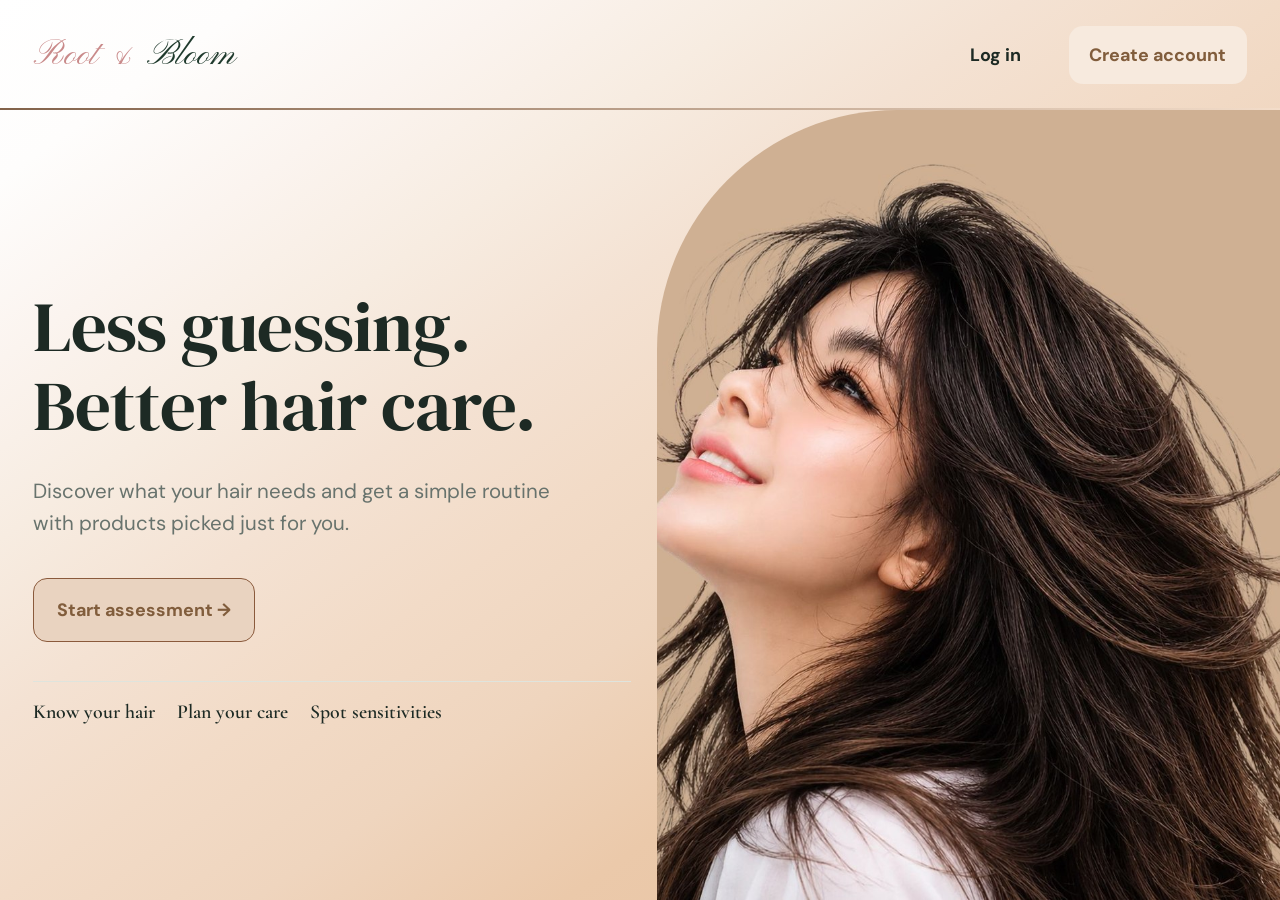
<file: index.html>
<!DOCTYPE html>
<html lang="en">
<head>
  <meta charset="UTF-8">
  <meta name="viewport" content="width=device-width, initial-scale=1">
  <title>Root & Bloom | Better hair care</title>

  <link href="https://fonts.googleapis.com/css2?family=Cormorant+Garamond:wght@600&family=DM+Sans:wght@400;500;600;700&family=DM+Serif+Display&family=Pinyon+Script&display=swap" rel="stylesheet">
  <link href="css/style.css" rel="stylesheet">
</head>
<body class="lp">

  <header class="lp-nav">
    <a href="index.html" class="logo">Root &amp; <span>Bloom</span></a>
    <div class="lp-right">
      <a href="login.html" class="lp-login">Log in</a>
      <a href="signup.html" class="lp-create">Create account</a>
    </div>
  </header>

  <section class="lp-hero">
    <div class="lp-text">
      <h1>Less guessing.<br>Better hair care.</h1>
      <p>Discover what your hair needs and get a simple routine<br>with products picked just for you.</p>
      <a href="signup.html" class="lp-start">Start assessment &rarr;</a>
      <div class="lp-points">
        <span>Know your hair</span>
        <span>Plan your care</span>
        <span>Spot sensitivities</span>
      </div>
    </div>
    <div class="lp-img" style="background-image: url('images/landing-hero.jpg');"></div>
  </section>

</body>
</html>
</file>
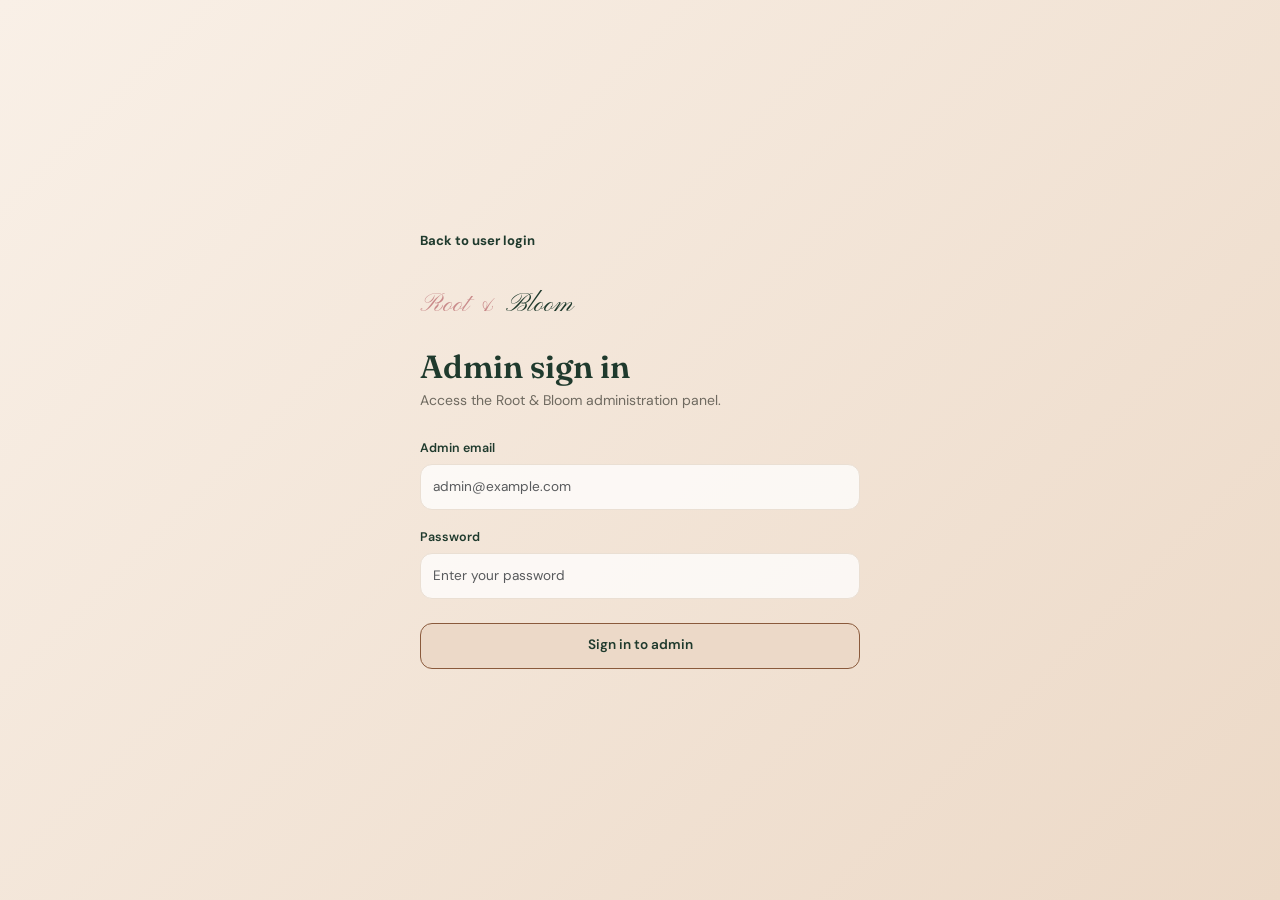
<file: admin-login.html>
<!DOCTYPE html>
<html lang="en">
<head>
  <meta charset="UTF-8">
  <meta name="viewport" content="width=device-width, initial-scale=1">
  <title>Admin sign in | Root & Bloom</title>

  <link href="https://cdn.jsdelivr.net/npm/bootstrap@5.3.3/dist/css/bootstrap.min.css" rel="stylesheet">
  <link href="https://fonts.googleapis.com/css2?family=DM+Sans:wght@400;500;600;700&family=Fraunces:wght@600&family=Pinyon+Script&display=swap" rel="stylesheet">
  <link href="css/style.css" rel="stylesheet">
</head>
<body>
  <div class="admin-auth">
    <div class="admin-box auth-form">
      <a href="login.html" class="admin-back">Back to user login</a>

      <a href="index.html" class="logo">Root &amp; <span>Bloom</span></a>
      <h1>Admin sign in</h1>
      <p class="sub">Access the Root &amp; Bloom administration panel.</p>

      <form>
        <div class="mb-3">
          <label>Admin email</label>
          <input type="email" class="form-control" placeholder="admin@example.com">
        </div>
        <div class="mb-4">
          <label>Password</label>
          <input type="password" class="form-control" placeholder="Enter your password">
        </div>
        <button type="button" class="btn-brand" onclick="window.location.href='admin.html'">Sign in to admin</button>
      </form>
    </div>
  </div>
</body>
</html>
</file>
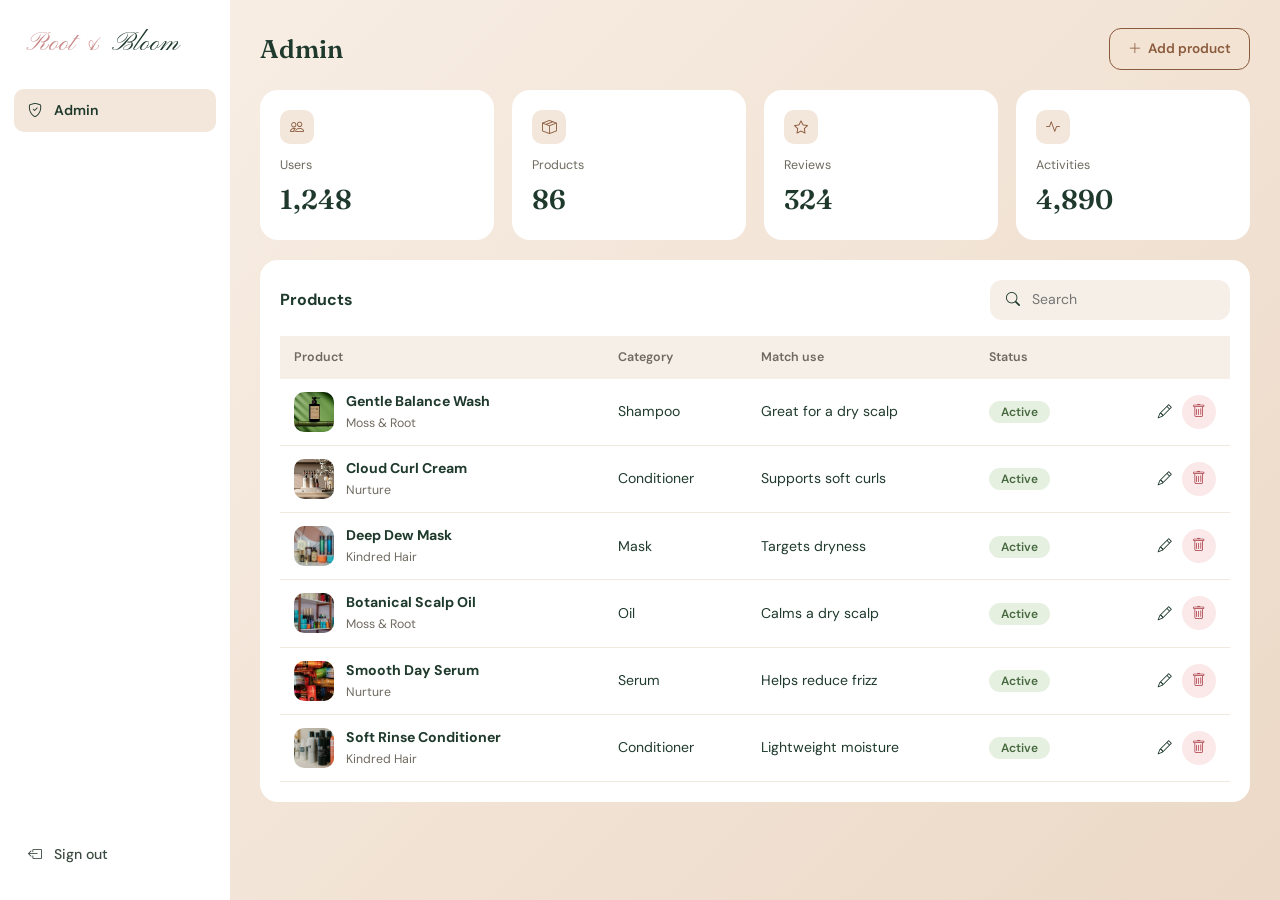
<file: admin.html>
<!DOCTYPE html>
<html lang="en">
<head>
  <meta charset="UTF-8">
  <meta name="viewport" content="width=device-width, initial-scale=1">
  <title>Admin | Root & Bloom</title>

  <link href="https://cdn.jsdelivr.net/npm/bootstrap@5.3.3/dist/css/bootstrap.min.css" rel="stylesheet">
  <link href="https://cdn.jsdelivr.net/npm/bootstrap-icons@1.11.3/font/bootstrap-icons.min.css" rel="stylesheet">
  <link href="https://fonts.googleapis.com/css2?family=DM+Sans:wght@400;500;600;700&family=Fraunces:wght@600&family=Pinyon+Script&display=swap" rel="stylesheet">
  <link href="css/style.css" rel="stylesheet">
</head>
<body>
  <div class="app">

    <aside class="sidebar">
      <a href="admin.html" class="logo">Root &amp; <span>Bloom</span></a>
      <nav class="side-nav">
        <a href="admin.html" class="active"><i class="bi bi-shield-check"></i> Admin</a>
      </nav>
      <a href="admin-login.html" class="signout"><i class="bi bi-box-arrow-left"></i> Sign out</a>
    </aside>

    <main class="main">
      <div class="page-head">
        <h1>Admin</h1>
        <button class="btn-outline-brand" id="addBtn"><i class="bi bi-plus-lg"></i> Add product</button>
      </div>

      <div class="admin-stats">
        <div class="a-stat"><div class="ico"><i class="bi bi-people"></i></div><small>Users</small><div class="num">1,248</div></div>
        <div class="a-stat"><div class="ico"><i class="bi bi-box-seam"></i></div><small>Products</small><div class="num" id="statProducts">86</div></div>
        <div class="a-stat"><div class="ico"><i class="bi bi-star"></i></div><small>Reviews</small><div class="num">324</div></div>
        <div class="a-stat"><div class="ico"><i class="bi bi-activity"></i></div><small>Activities</small><div class="num">4,890</div></div>
      </div>

      <div class="card-white">
        <div class="a-head">
          <h3>Products</h3>
          <div class="search-box">
            <i class="bi bi-search"></i>
            <input type="text" id="adminSearch" placeholder="Search">
          </div>
        </div>
        <div class="a-table-wrap">
          <table class="a-table">
            <thead>
              <tr><th>Product</th><th>Category</th><th>Match use</th><th>Status</th><th></th></tr>
            </thead>
            <tbody id="rows"></tbody>
          </table>
        </div>
      </div>
    </main>
  </div>


  <div class="modal-back" id="prodModal">
    <div class="modal-box">
      <div class="modal-top">
        <h3 id="modalTitle">Add product</h3>
        <button type="button" id="closeProd">&times;</button>
      </div>
      <form id="prodForm">
        <div class="fld-row">
          <div class="fld"><label>Product name</label><input type="text" id="aName" placeholder="Product name"></div>
          <div class="fld"><label>Brand</label><input type="text" id="aBrand" placeholder="Brand name"></div>
        </div>
        <div class="fld-row">
          <div class="fld">
            <label>Category</label>
            <select id="aCategory">
              <option>Shampoo</option><option>Conditioner</option><option>Mask</option>
              <option>Oil</option><option>Serum</option>
            </select>
          </div>
          <div class="fld"><label>Price</label><input type="number" id="aPrice" value="24" min="0"></div>
        </div>
        <div class="fld">
          <label>Recommendation reason</label>
          <input type="text" id="aReason" placeholder="Why this product is recommended">
        </div>
        <div class="upload-row">
          <div class="upload-box" id="preview"><i class="bi bi-box-seam"></i></div>
          <div class="fld">
            <label>Product image</label>
            <input type="file" id="aFile" accept="image/png, image/jpeg, image/webp">
            <small>PNG, JPG, or WebP. Maximum 5 MB.</small>
          </div>
        </div>
        <div class="modal-actions">
          <button type="button" class="cancel" id="cancelProd">Cancel</button>
          <button type="submit" class="btn-outline-brand" id="saveBtn">Add product</button>
        </div>
      </form>
    </div>
  </div>

  <div class="modal-back" id="delModal">
    <div class="modal-box">
      <div class="modal-top">
        <h3>Delete product?</h3>
        <button type="button" id="closeDel">&times;</button>
      </div>
      <div class="danger-box">
        <i class="bi bi-exclamation-triangle"></i>
        <div>
          <b>This action cannot be undone.</b>
          <p><span id="delName"></span> will be removed from the product list.</p>
        </div>
      </div>
      <div class="modal-actions">
        <button type="button" class="cancel" id="cancelDel">Cancel</button>
        <button type="button" class="btn-danger-soft" id="delConfirm"><i class="bi bi-trash"></i> Delete product</button>
      </div>
    </div>
  </div>

  <script src="js/admin.js"></script>
</body>
</html>
</file>
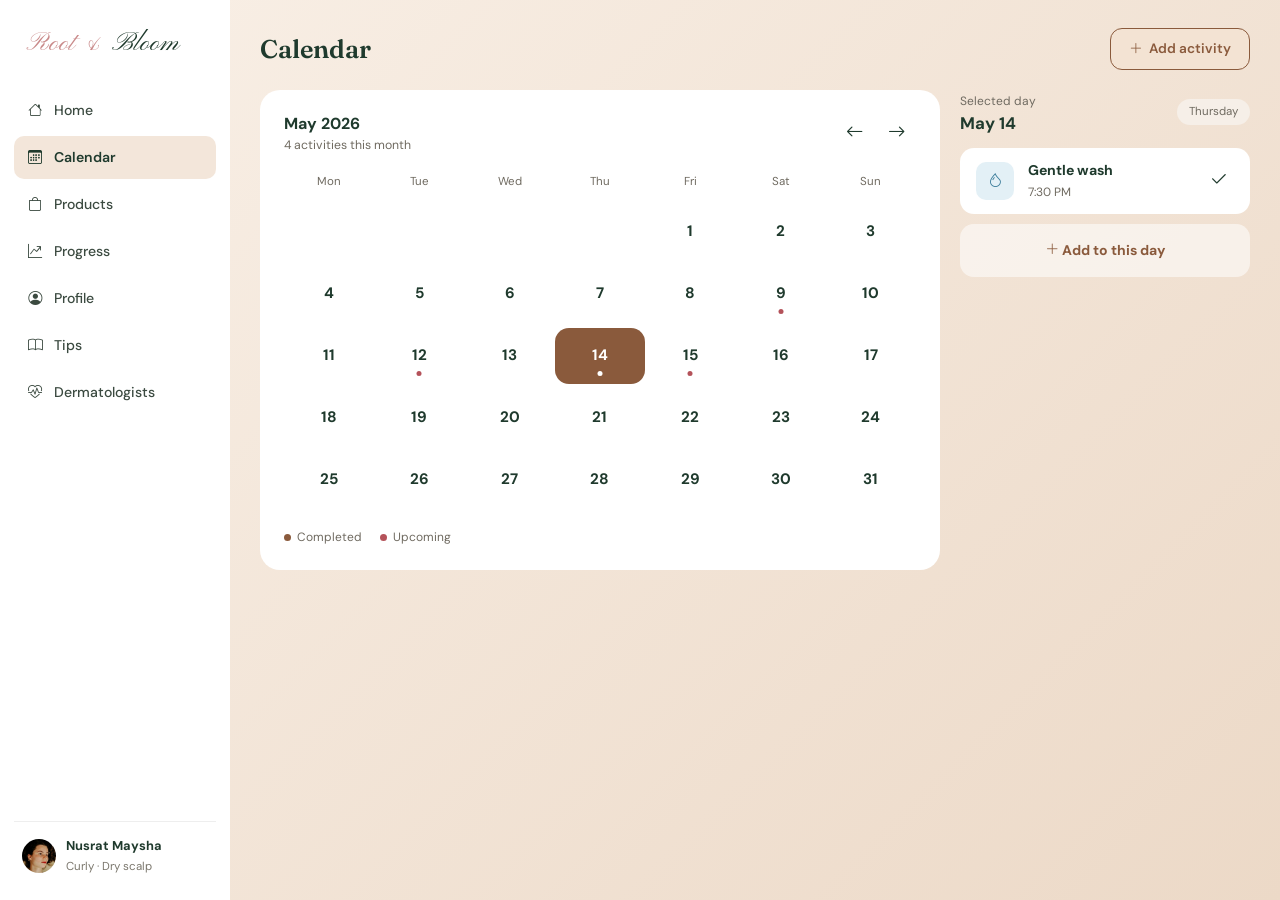
<file: calendar.html>
<!DOCTYPE html>
<html lang="en">
<head>
  <meta charset="UTF-8">
  <meta name="viewport" content="width=device-width, initial-scale=1">
  <title>Calendar | Root & Bloom</title>

  <link href="https://cdn.jsdelivr.net/npm/bootstrap@5.3.3/dist/css/bootstrap.min.css" rel="stylesheet">
  <link href="https://cdn.jsdelivr.net/npm/bootstrap-icons@1.11.3/font/bootstrap-icons.min.css" rel="stylesheet">
  <link href="https://fonts.googleapis.com/css2?family=DM+Sans:wght@400;500;600;700&family=Fraunces:wght@600&family=Pinyon+Script&display=swap" rel="stylesheet">
  <link href="css/style.css" rel="stylesheet">
</head>
<body>
  <div class="app">

    <aside class="sidebar">
      <a href="dashboard.html" class="logo">Root &amp; <span>Bloom</span></a>
      <nav class="side-nav">
        <a href="dashboard.html"><i class="bi bi-house"></i> Home</a>
        <a href="calendar.html" class="active"><i class="bi bi-calendar3"></i> Calendar</a>
        <a href="products.html"><i class="bi bi-bag"></i> Products</a>
        <a href="progress.html"><i class="bi bi-graph-up-arrow"></i> Progress</a>
        <a href="profile.html"><i class="bi bi-person-circle"></i> Profile</a>
        <a href="tips.html"><i class="bi bi-book"></i> Tips</a>
        <a href="dermatologists.html"><i class="bi bi-heart-pulse"></i> Dermatologists</a>
      </nav>
      <div class="side-user">
        <img src="images/avatar.jpg" alt="User">
        <div><b>Nusrat Maysha</b><small>Curly &middot; Dry scalp</small></div>
      </div>
    </aside>

    <main class="main">
      <div class="page-head">
        <h1>Calendar</h1>
        <button class="btn-outline-brand" id="openModalTop"><i class="bi bi-plus-lg"></i> Add activity</button>
      </div>

      <div class="cal-layout">

        <div class="cal-card">
          <div class="cal-head">
            <div>
              <h3 id="calTitle">May 2026</h3>
              <small id="calCount">4 activities this month</small>
            </div>
            <div class="cal-arrows">
              <button id="prevBtn"><i class="bi bi-arrow-left"></i></button>
              <button id="nextBtn"><i class="bi bi-arrow-right"></i></button>
            </div>
          </div>
          <div class="cal-grid" id="calGrid"></div>
          <div class="cal-legend"><span>Completed</span><span class="up">Upcoming</span></div>
        </div>

        <div>
          <div class="day-head">
            <div>
              <small>Selected day</small>
              <h3 id="dayDate">May 14</h3>
            </div>
            <span class="day-pill" id="dayName">Thursday</span>
          </div>
          <div id="dayList"></div>
          <button class="add-day" id="openModalDay"><i class="bi bi-plus-lg"></i> Add to this day</button>
        </div>

      </div>
    </main>
  </div>

  <!-- Add activity popup -->
  <div class="modal-back" id="modal">
    <div class="modal-box">
      <div class="modal-top">
        <h3>Add activity</h3>
        <button type="button" id="closeX">&times;</button>
      </div>
      <form id="addForm">
        <div class="fld">
          <label>Activity</label>
          <select id="fActivity">
            <option>Hair mask</option>
            <option>Hair wash</option>
            <option>Conditioning</option>
            <option>Scalp oil</option>
            <option>Scalp massage</option>
          </select>
        </div>
        <div class="fld-row">
          <div class="fld"><label>Date</label><input type="date" id="fDate" required></div>
          <div class="fld"><label>Time</label><input type="time" id="fTime"></div>
        </div>
        <div class="fld">
          <label>Notes</label>
          <input type="text" id="fNotes" placeholder="Optional note">
        </div>
        <div class="modal-actions">
          <button type="button" class="cancel" id="cancelBtn">Cancel</button>
          <button type="submit" class="btn-outline-brand">Add activity</button>
        </div>
      </form>
    </div>
  </div>

  <script src="js/calendar.js"></script>
</body>
</html>
</file>
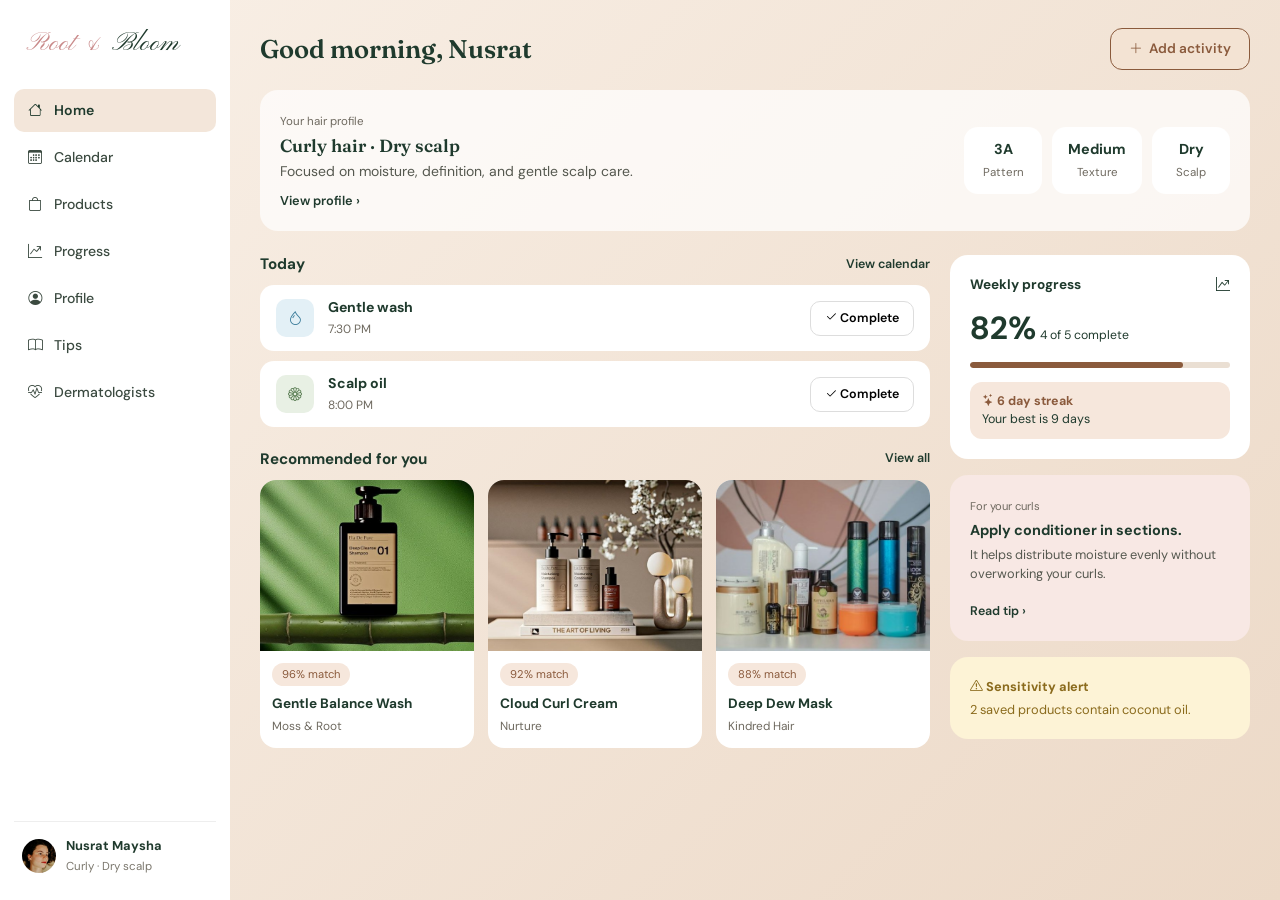
<file: dashboard.html>
<!DOCTYPE html>
<html lang="en">
<head>
  <meta charset="UTF-8">
  <meta name="viewport" content="width=device-width, initial-scale=1">
  <title>Dashboard | Root & Bloom</title>

  <link href="https://cdn.jsdelivr.net/npm/bootstrap@5.3.3/dist/css/bootstrap.min.css" rel="stylesheet">
  <link href="https://cdn.jsdelivr.net/npm/bootstrap-icons@1.11.3/font/bootstrap-icons.min.css" rel="stylesheet">
  <link href="https://fonts.googleapis.com/css2?family=DM+Sans:wght@400;500;600;700&family=Fraunces:wght@600&family=Pinyon+Script&display=swap" rel="stylesheet">
  <link href="css/style.css" rel="stylesheet">
</head>
<body>
  <div class="app">


    <aside class="sidebar">
      <a href="dashboard.html" class="logo">Root &amp; <span>Bloom</span></a>

      <nav class="side-nav">
        <a href="dashboard.html" class="active"><i class="bi bi-house"></i> Home</a>
        <a href="calendar.html"><i class="bi bi-calendar3"></i> Calendar</a>
        <a href="products.html"><i class="bi bi-bag"></i> Products</a>
        <a href="progress.html"><i class="bi bi-graph-up-arrow"></i> Progress</a>
        <a href="profile.html"><i class="bi bi-person-circle"></i> Profile</a>
        <a href="tips.html"><i class="bi bi-book"></i> Tips</a>
        <a href="dermatologists.html"><i class="bi bi-heart-pulse"></i> Dermatologists</a>
      </nav>

      <div class="side-user">
        <img src="images/avatar.jpg" alt="User">
        <div>
          <b>Nusrat Maysha</b>
          <small>Curly &middot; Dry scalp</small>
        </div>
      </div>
    </aside>

    <main class="main">

      <div class="page-head">
        <h1>Good morning, Nusrat</h1>
        <a href="calendar.html" class="btn-outline-brand"><i class="bi bi-plus-lg"></i> Add activity</a>
      </div>

      <div class="card-soft profile-card mb-4">
        <div>
          <small>Your hair profile</small>
          <h2>Curly hair &middot; Dry scalp</h2>
          <p>Focused on moisture, definition, and gentle scalp care.</p>
          <a href="profile.html">View profile &rsaquo;</a>
        </div>
        <div class="chips">
          <div class="chip"><b>3A</b><span>Pattern</span></div>
          <div class="chip"><b>Medium</b><span>Texture</span></div>
          <div class="chip"><b>Dry</b><span>Scalp</span></div>
        </div>
      </div>

      <div class="dash-grid">
        <div>
          <div class="section-head" style="margin-top:0">
            <h3>Today</h3>
            <a href="calendar.html">View calendar</a>
          </div>

          <div class="task">
            <div class="task-icon"><i class="bi bi-droplet"></i></div>
            <div class="task-info"><b>Gentle wash</b><small>7:30 PM</small></div>
            <button class="btn-complete"><i class="bi bi-check2"></i> Complete</button>
          </div>
          <div class="task">
            <div class="task-icon green"><i class="bi bi-flower1"></i></div>
            <div class="task-info"><b>Scalp oil</b><small>8:00 PM</small></div>
            <button class="btn-complete"><i class="bi bi-check2"></i> Complete</button>
          </div>

          <div class="section-head">
            <h3>Recommended for you</h3>
            <a href="products.html">View all</a>
          </div>

          <div class="product-row">
            <div class="product-card">
              <img src="images/product-1.jpg" alt="Gentle Balance Wash">
              <div class="body">
                <span class="match">96% match</span>
                <b>Gentle Balance Wash</b>
                <small>Moss &amp; Root</small>
              </div>
            </div>
            <div class="product-card">
              <img src="images/product-2.jpg" alt="Cloud Curl Cream">
              <div class="body">
                <span class="match">92% match</span>
                <b>Cloud Curl Cream</b>
                <small>Nurture</small>
              </div>
            </div>
            <div class="product-card">
              <img src="images/product-3.jpg" alt="Deep Dew Mask">
              <div class="body">
                <span class="match">88% match</span>
                <b>Deep Dew Mask</b>
                <small>Kindred Hair</small>
              </div>
            </div>
          </div>
        </div>
        <div>
          <div class="card-white side-card">
            <div class="d-flex justify-content-between mb-2">
              <b style="font-size:0.85rem">Weekly progress</b>
              <i class="bi bi-graph-up-arrow"></i>
            </div>
            <span class="big-number">82%</span> <small>4 of 5 complete</small>
            <div class="progress-bar-custom"><div></div></div>
            <div class="streak">
              <b><i class="bi bi-stars"></i> 6 day streak</b>
              Your best is 9 days
            </div>
          </div>

          <div class="card-soft tip-card side-card">
            <small>For your curls</small>
            <h4>Apply conditioner in sections.</h4>
            <p>It helps distribute moisture evenly without overworking your curls.</p>
            <a href="tips.html">Read tip &rsaquo;</a>
          </div>

          <div class="card-soft alert-card side-card">
            <b><i class="bi bi-exclamation-triangle"></i> Sensitivity alert</b>
            2 saved products contain coconut oil.
          </div>
        </div>

      </div>
    </main>
  </div>
</body>
</html>
</file>
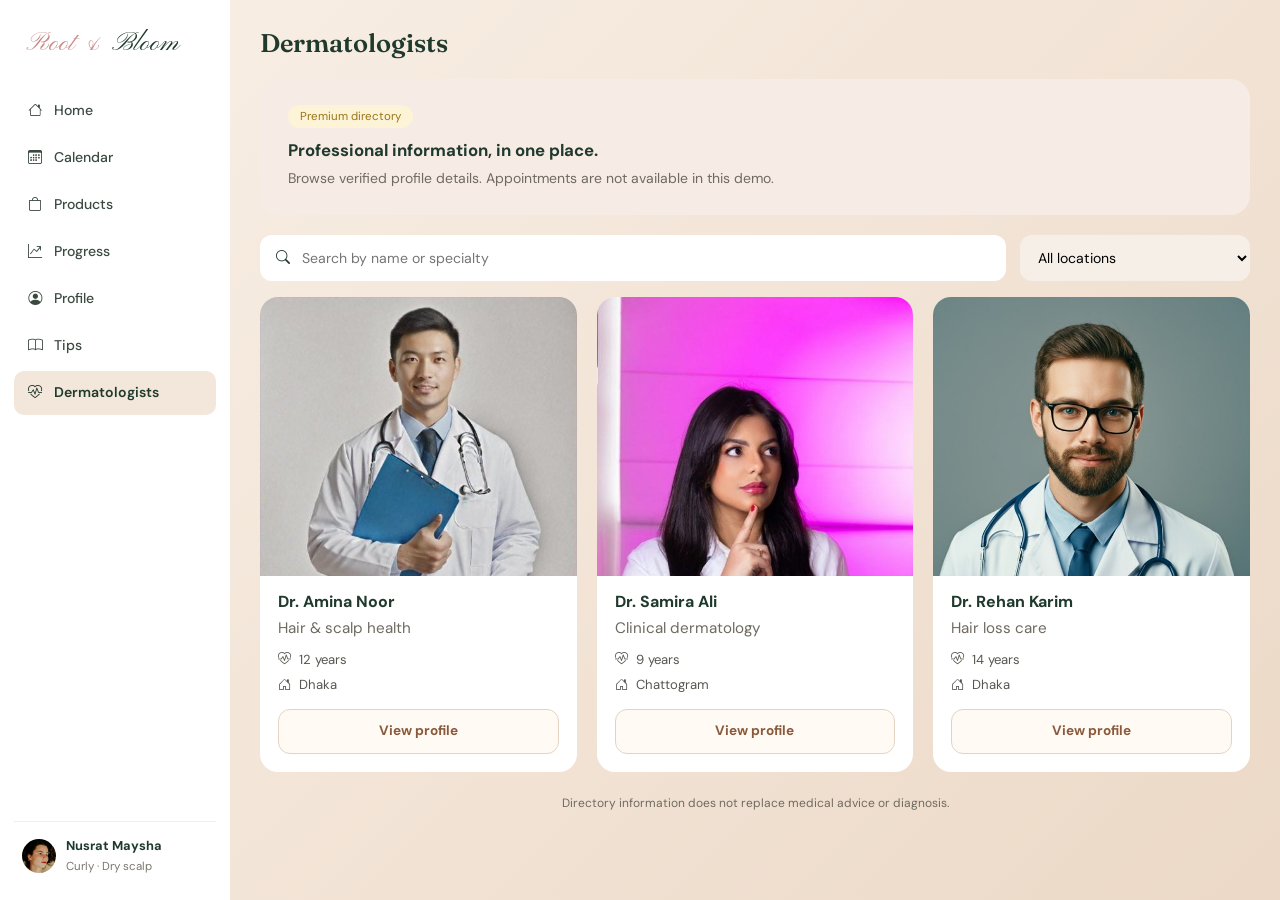
<file: dermatologists.html>
<!DOCTYPE html>
<html lang="en">
<head>
  <meta charset="UTF-8">
  <meta name="viewport" content="width=device-width, initial-scale=1">
  <title>Dermatologists | Root & Bloom</title>

  <link href="https://cdn.jsdelivr.net/npm/bootstrap@5.3.3/dist/css/bootstrap.min.css" rel="stylesheet">
  <link href="https://cdn.jsdelivr.net/npm/bootstrap-icons@1.11.3/font/bootstrap-icons.min.css" rel="stylesheet">
  <link href="https://fonts.googleapis.com/css2?family=DM+Sans:wght@400;500;600;700&family=Fraunces:wght@600&family=Pinyon+Script&display=swap" rel="stylesheet">
  <link href="css/style.css" rel="stylesheet">
</head>
<body>
  <div class="app">

    <aside class="sidebar">
      <a href="dashboard.html" class="logo">Root &amp; <span>Bloom</span></a>
      <nav class="side-nav">
        <a href="dashboard.html"><i class="bi bi-house"></i> Home</a>
        <a href="calendar.html"><i class="bi bi-calendar3"></i> Calendar</a>
        <a href="products.html"><i class="bi bi-bag"></i> Products</a>
        <a href="progress.html"><i class="bi bi-graph-up-arrow"></i> Progress</a>
        <a href="profile.html"><i class="bi bi-person-circle"></i> Profile</a>
        <a href="tips.html"><i class="bi bi-book"></i> Tips</a>
        <a href="dermatologists.html" class="active"><i class="bi bi-heart-pulse"></i> Dermatologists</a>
      </nav>
      <div class="side-user">
        <img src="images/avatar.jpg" alt="User">
        <div><b>Nusrat Maysha</b><small>Curly &middot; Dry scalp</small></div>
      </div>
    </aside>

    <main class="main">
      <div class="page-head"><h1>Dermatologists</h1></div>

      <div class="derma-banner">
        <span class="badge-p">Premium directory</span>
        <h3>Professional information, in one place.</h3>
        <p>Browse verified profile details. Appointments are not available in this demo.</p>
      </div>

      <div class="toolbar">
        <div class="search-box">
          <i class="bi bi-search"></i>
          <input type="text" id="docSearch" placeholder="Search by name or specialty">
        </div>
        <select class="sort-select" id="locSelect">
          <option>All locations</option>
          <option>Dhaka</option>
          <option>Chattogram</option>
        </select>
      </div>

      <div class="derma-grid" id="docGrid"></div>
      <p class="no-results" id="noResults">No dermatologists match your search.</p>

      <p class="derma-note">Directory information does not replace medical advice or diagnosis.</p>
    </main>
  </div>

  <div class="modal-back" id="docModal">
    <div class="modal-box" id="docBox"></div>
  </div>

  <script src="js/dermatologists.js"></script>
</body>
</html>
</file>
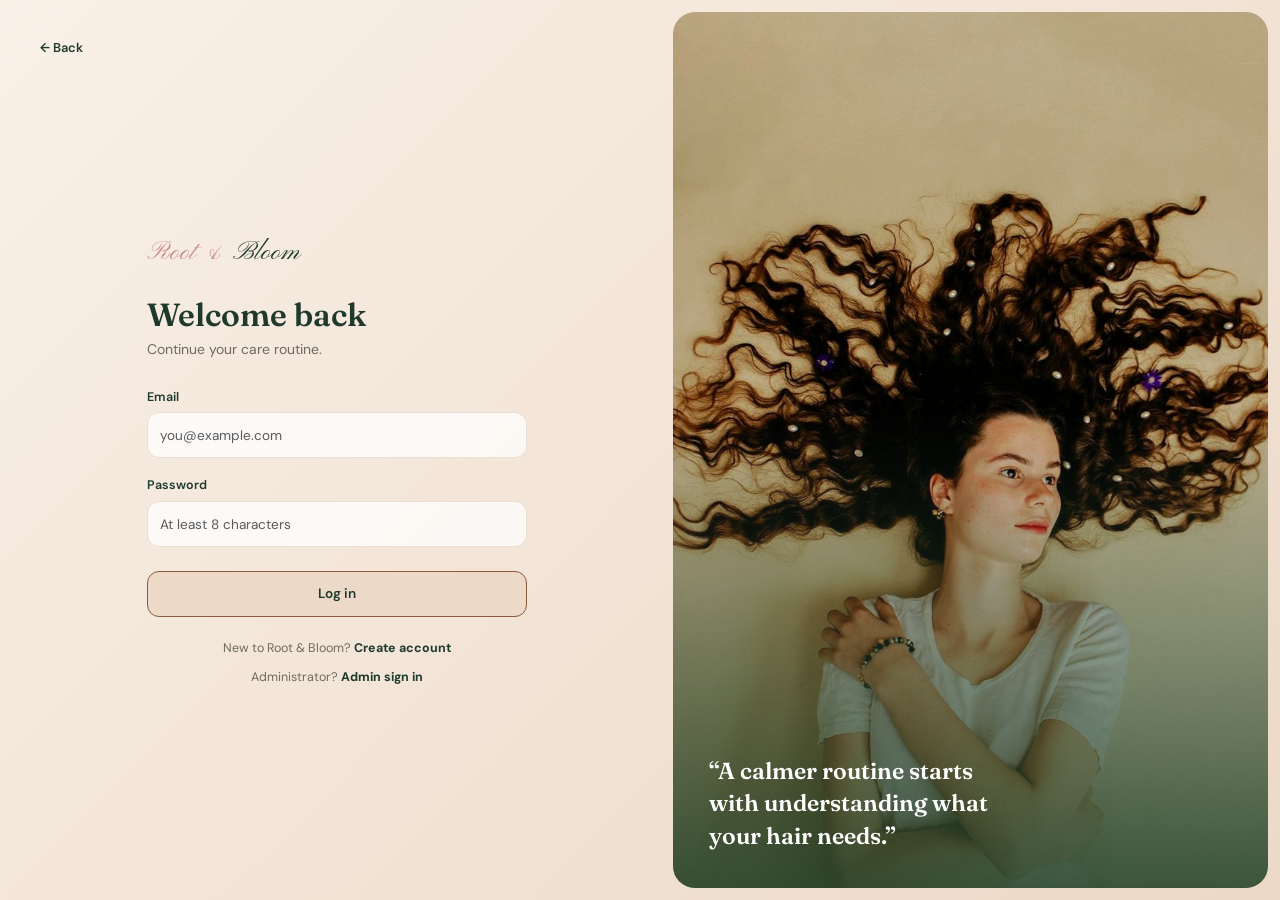
<file: login.html>
<!DOCTYPE html>
<html lang="en">
<head>
  <meta charset="UTF-8">
  <meta name="viewport" content="width=device-width, initial-scale=1">
  <title>Login | Root & Bloom</title>

  <link href="https://cdn.jsdelivr.net/npm/bootstrap@5.3.3/dist/css/bootstrap.min.css" rel="stylesheet">
  <link href="https://fonts.googleapis.com/css2?family=DM+Sans:wght@400;500;600;700&family=Fraunces:wght@600&family=Pinyon+Script&display=swap" rel="stylesheet">
  <link href="css/style.css" rel="stylesheet">
</head>
<body>
  <div class="auth-wrap">

    <div class="auth-left">
      <a href="index.html" class="back">&larr; Back</a>

      <div class="auth-form">
        <a href="login.html" class="logo">Root &amp; <span>Bloom</span></a>
        <h1>Welcome back</h1>
        <p class="sub">Continue your care routine.</p>

        <form>
          <div class="mb-3">
            <label>Email</label>
            <input type="email" class="form-control" placeholder="you@example.com">
          </div>
          <div class="mb-4">
            <label>Password</label>
            <input type="password" class="form-control" placeholder="At least 8 characters">
          </div>
         <button type="button" class="btn-brand" onclick="window.location.href='dashboard.html'">Log in</button>
        </form>

        <div class="auth-links">
          <p>New to Root &amp; Bloom? <a href="signup.html">Create account</a></p>
          <p>Administrator? <a href="admin-login.html">Admin sign in</a></p>
        </div>
      </div>
    </div>

    <div class="auth-photo" style="background-image: url('images/login-hero.jpg');">
      <p>&ldquo;A calmer routine starts with understanding what your hair needs.&rdquo;</p>
    </div>

  </div>
</body>
</html>
</file>
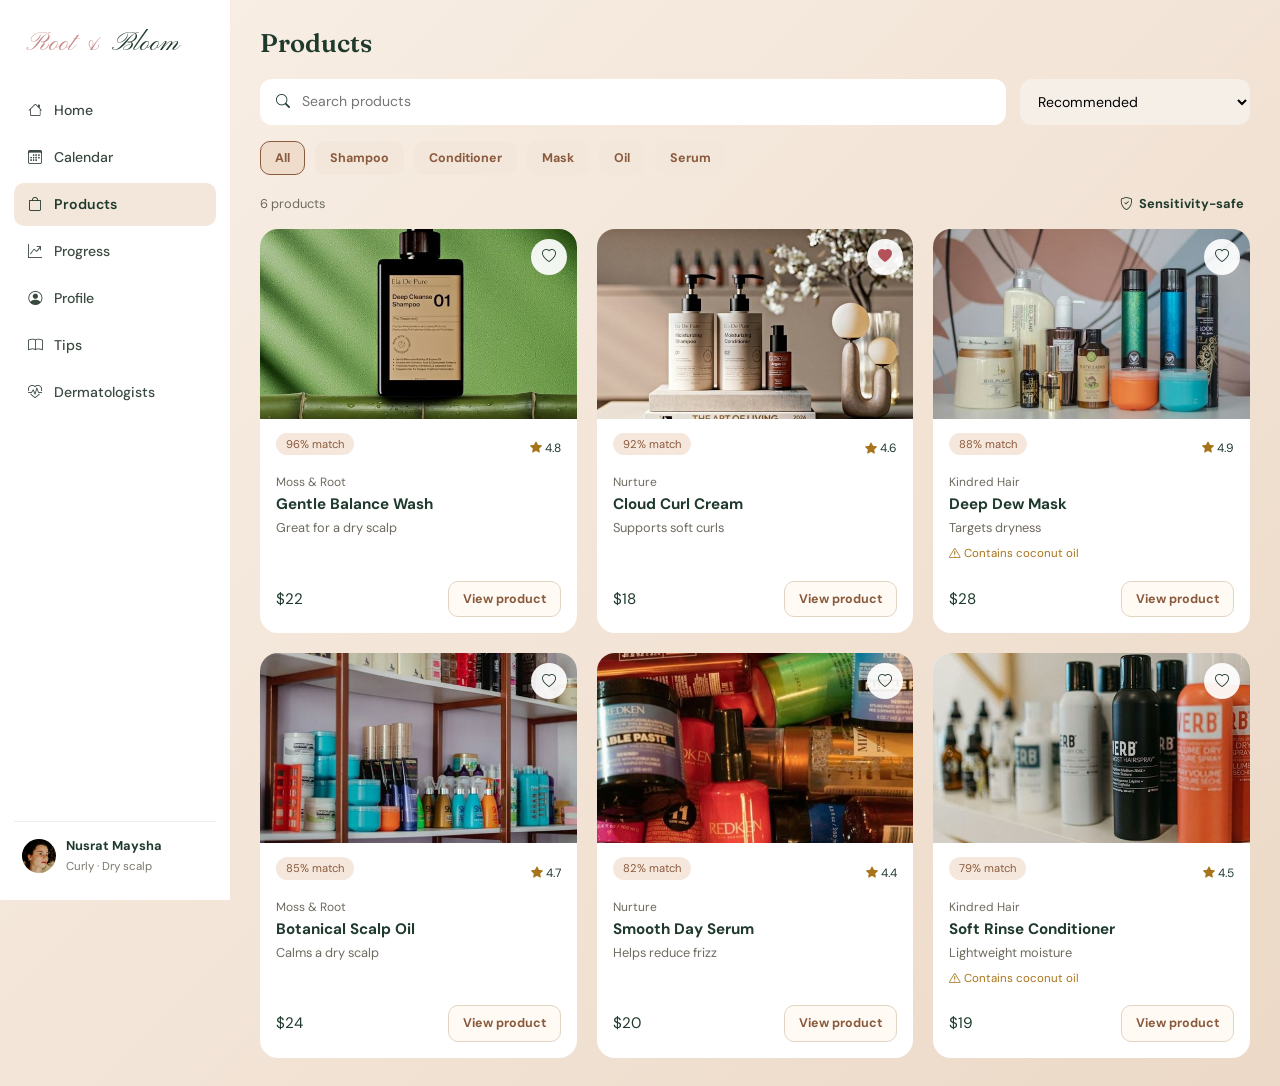
<file: products.html>
<!DOCTYPE html>
<html lang="en">
<head>
  <meta charset="UTF-8">
  <meta name="viewport" content="width=device-width, initial-scale=1">
  <title>Products | Root & Bloom</title>

  <link href="https://cdn.jsdelivr.net/npm/bootstrap@5.3.3/dist/css/bootstrap.min.css" rel="stylesheet">
  <link href="https://cdn.jsdelivr.net/npm/bootstrap-icons@1.11.3/font/bootstrap-icons.min.css" rel="stylesheet">
  <link href="https://fonts.googleapis.com/css2?family=DM+Sans:wght@400;500;600;700&family=Fraunces:wght@600&family=Pinyon+Script&display=swap" rel="stylesheet">
  <link href="css/style.css" rel="stylesheet">
</head>
<body>
  <div class="app">

    <aside class="sidebar">
      <a href="dashboard.html" class="logo">Root &amp; <span>Bloom</span></a>
      <nav class="side-nav">
        <a href="dashboard.html"><i class="bi bi-house"></i> Home</a>
        <a href="calendar.html"><i class="bi bi-calendar3"></i> Calendar</a>
        <a href="products.html" class="active"><i class="bi bi-bag"></i> Products</a>
        <a href="progress.html"><i class="bi bi-graph-up-arrow"></i> Progress</a>
        <a href="profile.html"><i class="bi bi-person-circle"></i> Profile</a>
        <a href="tips.html"><i class="bi bi-book"></i> Tips</a>
        <a href="dermatologists.html"><i class="bi bi-heart-pulse"></i> Dermatologists</a>
      </nav>
      <div class="side-user">
        <img src="images/avatar.jpg" alt="User">
        <div><b>Nusrat Maysha</b><small>Curly &middot; Dry scalp</small></div>
      </div>
    </aside>

    <main class="main">
      <div class="page-head"><h1>Products</h1></div>

      <div class="toolbar">
        <div class="search-box">
          <i class="bi bi-search"></i>
          <input type="text" id="searchInput" placeholder="Search products">
        </div>
        <select class="sort-select" id="sortSelect">
          <option value="match">Recommended</option>
          <option value="rating">Top rated</option>
          <option value="low">Price: low to high</option>
          <option value="high">Price: high to low</option>
        </select>
      </div>

      <div class="filter-row">
        <button class="filter-chip active" data-cat="All">All</button>
        <button class="filter-chip" data-cat="Shampoo">Shampoo</button>
        <button class="filter-chip" data-cat="Conditioner">Conditioner</button>
        <button class="filter-chip" data-cat="Mask">Mask</button>
        <button class="filter-chip" data-cat="Oil">Oil</button>
        <button class="filter-chip" data-cat="Serum">Serum</button>
      </div>

      <div class="count-row">
        <span id="countText">6 products</span>
        <button class="safe-toggle" id="safeBtn"><i class="bi bi-shield-check"></i> Sensitivity-safe</button>
      </div>

      <div class="prod-grid" id="grid"></div>
      <p class="no-results" id="noResults">No products match your search.</p>
    </main>
  </div>

  <div class="detail-overlay" id="overlay">
    <div class="detail-panel" id="panel"></div>
  </div>

  <script src="js/products.js"></script>
</body>
</html>
</file>
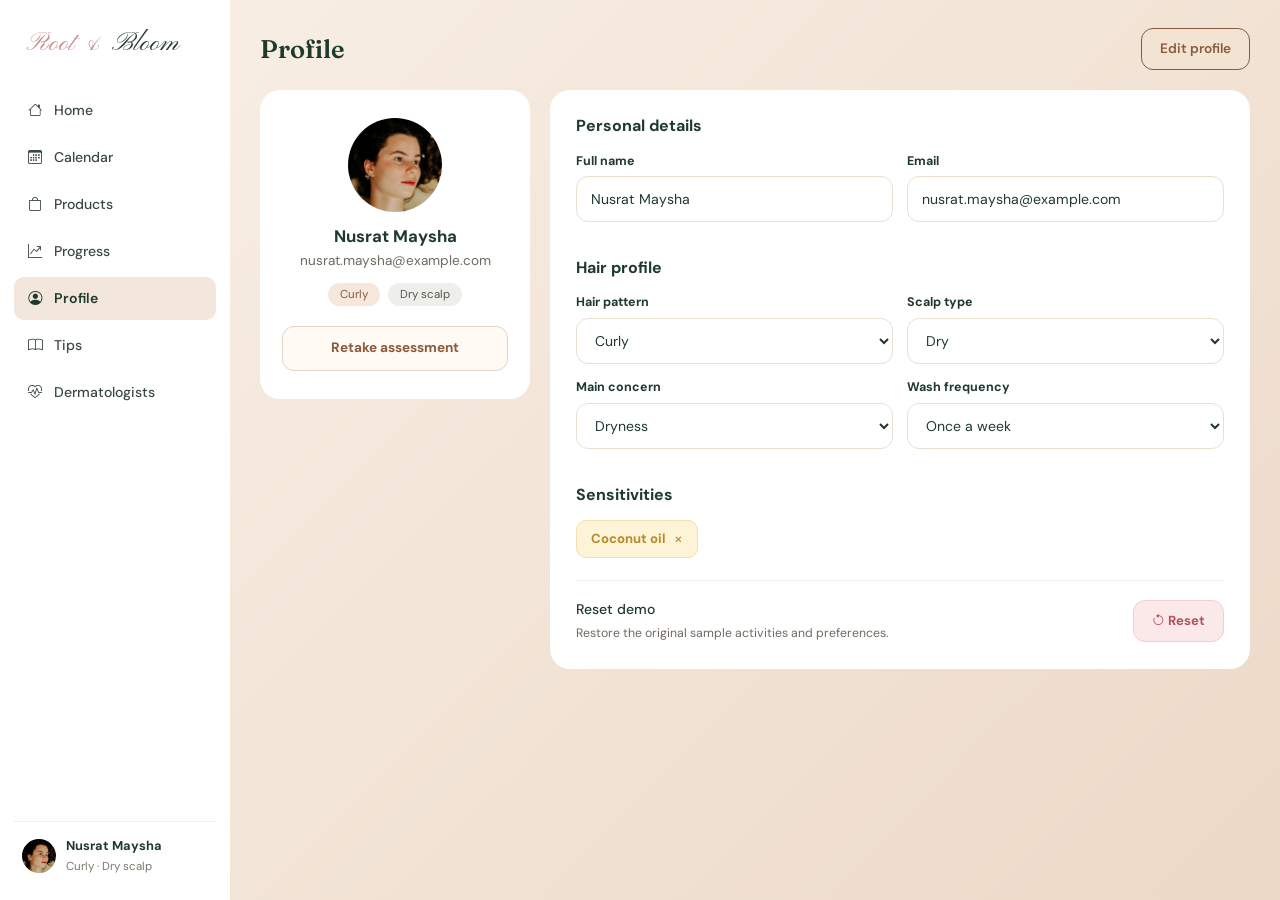
<file: profile.html>
<!DOCTYPE html>
<html lang="en">
<head>
  <meta charset="UTF-8">
  <meta name="viewport" content="width=device-width, initial-scale=1">
  <title>Profile | Root & Bloom</title>

  <link href="https://cdn.jsdelivr.net/npm/bootstrap@5.3.3/dist/css/bootstrap.min.css" rel="stylesheet">
  <link href="https://cdn.jsdelivr.net/npm/bootstrap-icons@1.11.3/font/bootstrap-icons.min.css" rel="stylesheet">
  <link href="https://fonts.googleapis.com/css2?family=DM+Sans:wght@400;500;600;700&family=Fraunces:wght@600&family=Pinyon+Script&display=swap" rel="stylesheet">
  <link href="css/style.css" rel="stylesheet">
</head>
<body>
  <div class="app">

    <aside class="sidebar">
      <a href="dashboard.html" class="logo">Root &amp; <span>Bloom</span></a>
      <nav class="side-nav">
        <a href="dashboard.html"><i class="bi bi-house"></i> Home</a>
        <a href="calendar.html"><i class="bi bi-calendar3"></i> Calendar</a>
        <a href="products.html"><i class="bi bi-bag"></i> Products</a>
        <a href="progress.html"><i class="bi bi-graph-up-arrow"></i> Progress</a>
        <a href="profile.html" class="active"><i class="bi bi-person-circle"></i> Profile</a>
        <a href="tips.html"><i class="bi bi-book"></i> Tips</a>
        <a href="dermatologists.html"><i class="bi bi-heart-pulse"></i> Dermatologists</a>
      </nav>
      <div class="side-user">
        <img src="images/avatar.jpg" alt="User">
        <div><b>Nusrat Maysha</b><small>Curly &middot; Dry scalp</small></div>
      </div>
    </aside>

    <main class="main">
      <div class="page-head">
        <h1>Profile</h1>
        <button class="btn-outline-brand" id="editBtn">Edit profile</button>
      </div>

      <div class="profile-layout">

        <div class="profile-side">
          <img src="images/avatar.jpg" alt="Nusrat Maysha">
          <h3 id="sideName">Nusrat Maysha</h3>
          <div class="mail" id="sideEmail">nusrat.maysha@example.com</div>
          <div class="tag-row">
            <span class="tag-sm" id="sideHair">Curly</span>
            <span class="tag-sm grey" id="sideScalp">Dry scalp</span>
          </div>
          <a href="quiz.html" class="btn-line">Retake assessment</a>
        </div>

        <div class="profile-main">

          <div class="section">
            <h3>Personal details</h3>
            <div class="fld-row">
              <div class="fld"><label>Full name</label><input type="text" id="pName" value="Nusrat Maysha"></div>
              <div class="fld"><label>Email</label><input type="email" id="pEmail" value="nusrat.maysha@example.com"></div>
            </div>
          </div>

          <div class="section">
            <h3>Hair profile</h3>
            <div class="fld-row">
              <div class="fld">
                <label>Hair pattern</label>
                <select id="pPattern">
                  <option>Straight</option><option>Wavy</option><option selected>Curly</option><option>Coily</option>
                </select>
              </div>
              <div class="fld">
                <label>Scalp type</label>
                <select id="pScalp">
                  <option>Normal</option><option selected>Dry</option><option>Oily</option>
                  <option>Combination</option><option>Sensitive</option>
                </select>
              </div>
            </div>
            <div class="fld-row">
              <div class="fld">
                <label>Main concern</label>
                <select id="pConcern">
                  <option>Hair Fall</option><option>Dandruff</option><option selected>Dryness</option>
                  <option>Frizz</option><option>Hair Damage</option><option>Slow Hair Growth</option>
                </select>
              </div>
              <div class="fld">
                <label>Wash frequency</label>
                <select id="pWash">
                  <option>Daily</option><option>2–3 times a week</option>
                  <option selected>Once a week</option><option>Less than once a week</option>
                </select>
              </div>
            </div>
          </div>

          <div class="section">
            <h3>Sensitivities</h3>
            <div id="sensBox"></div>
          </div>

          <div class="reset-row">
            <div>
              <b>Reset demo</b>
              <small>Restore the original sample activities and preferences.</small>
            </div>
            <button class="btn-reset" id="resetBtn"><i class="bi bi-arrow-counterclockwise"></i> Reset</button>
          </div>

        </div>
      </div>
    </main>
  </div>

  <script src="js/profile.js"></script>
</body>
</html>
</file>
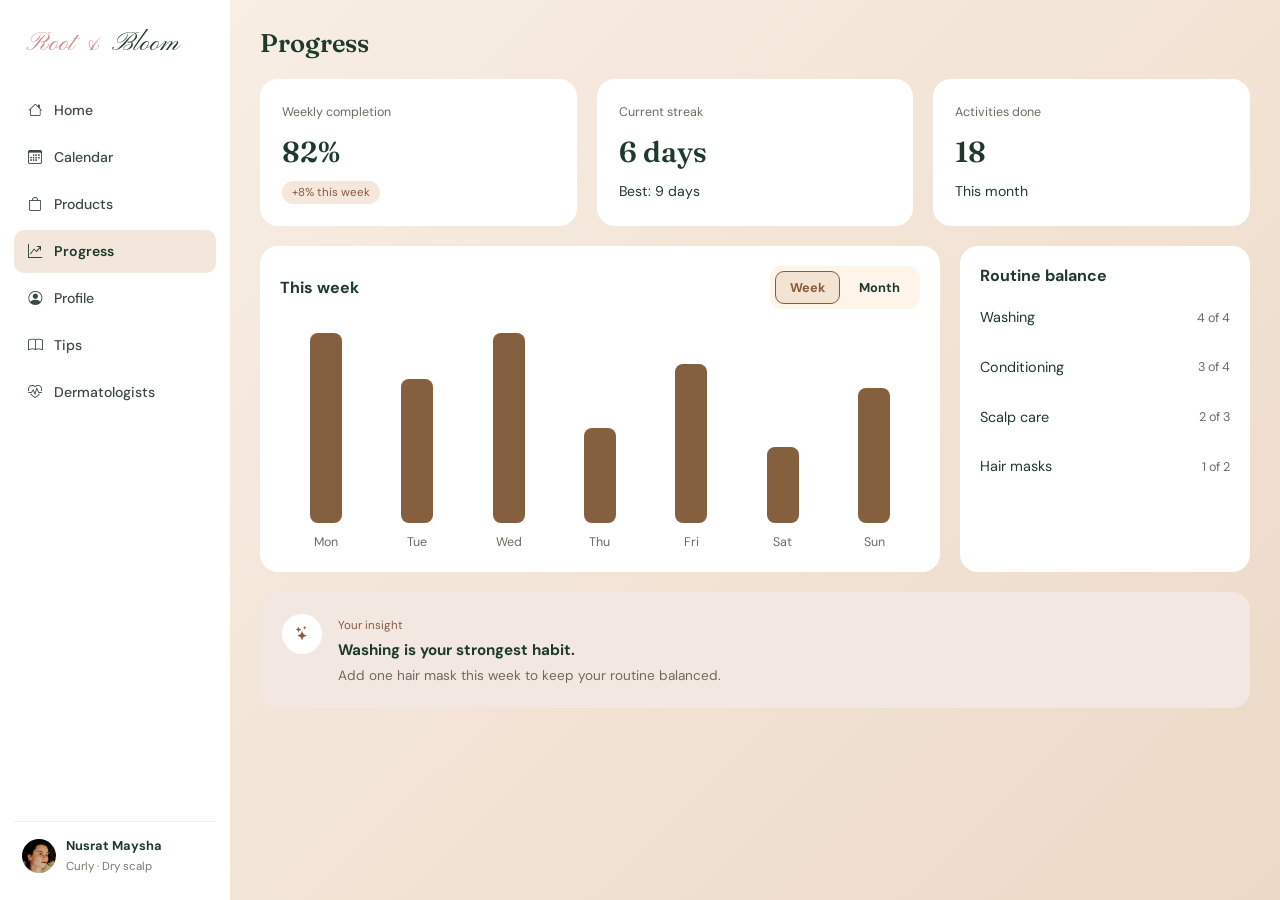
<file: progress.html>
<!DOCTYPE html>
<html lang="en">
<head>
  <meta charset="UTF-8">
  <meta name="viewport" content="width=device-width, initial-scale=1">
  <title>Progress | Root & Bloom</title>

  <link href="https://cdn.jsdelivr.net/npm/bootstrap@5.3.3/dist/css/bootstrap.min.css" rel="stylesheet">
  <link href="https://cdn.jsdelivr.net/npm/bootstrap-icons@1.11.3/font/bootstrap-icons.min.css" rel="stylesheet">
  <link href="https://fonts.googleapis.com/css2?family=DM+Sans:wght@400;500;600;700&family=Fraunces:wght@600&family=Pinyon+Script&display=swap" rel="stylesheet">
  <link href="css/style.css" rel="stylesheet">
</head>
<body>
  <div class="app">

    <aside class="sidebar">
      <a href="dashboard.html" class="logo">Root &amp; <span>Bloom</span></a>
      <nav class="side-nav">
        <a href="dashboard.html"><i class="bi bi-house"></i> Home</a>
        <a href="calendar.html"><i class="bi bi-calendar3"></i> Calendar</a>
        <a href="products.html"><i class="bi bi-bag"></i> Products</a>
        <a href="progress.html" class="active"><i class="bi bi-graph-up-arrow"></i> Progress</a>
        <a href="profile.html"><i class="bi bi-person-circle"></i> Profile</a>
        <a href="tips.html"><i class="bi bi-book"></i> Tips</a>
        <a href="dermatologists.html"><i class="bi bi-heart-pulse"></i> Dermatologists</a>
      </nav>
      <div class="side-user">
        <img src="images/avatar.jpg" alt="User">
        <div><b>Nusrat Maysha</b><small>Curly &middot; Dry scalp</small></div>
      </div>
    </aside>

    <main class="main">
      <div class="page-head"><h1>Progress</h1></div>

      <div class="stat-row">
        <div class="stat-card">
          <small>Weekly completion</small>
          <div class="num">82%</div>
          <span class="pill">+8% this week</span>
        </div>
        <div class="stat-card">
          <small>Current streak</small>
          <div class="num">6 days</div>
          <p>Best: 9 days</p>
        </div>
        <div class="stat-card">
          <small>Activities done</small>
          <div class="num">18</div>
          <p>This month</p>
        </div>
      </div>

      <div class="prog-grid">
        <div class="card-white">
          <div class="chart-head">
            <h3 id="chartTitle">This week</h3>
            <div class="seg">
              <button class="active" data-mode="week">Week</button>
              <button data-mode="month">Month</button>
            </div>
          </div>
          <div class="bars" id="bars"></div>
        </div>

        <div class="card-white balance">
          <h3>Routine balance</h3>
          <div class="balance-row"><span>Washing</span><small>4 of 4</small></div>
          <div class="balance-row"><span>Conditioning</span><small>3 of 4</small></div>
          <div class="balance-row"><span>Scalp care</span><small>2 of 3</small></div>
          <div class="balance-row"><span>Hair masks</span><small>1 of 2</small></div>
        </div>
      </div>

      <div class="insight">
        <div class="icon"><i class="bi bi-stars"></i></div>
        <div>
          <small>Your insight</small>
          <b>Washing is your strongest habit.</b>
          <p>Add one hair mask this week to keep your routine balanced.</p>
        </div>
      </div>
    </main>
  </div>

  <script src="js/progress.js"></script>
</body>
</html>
</file>
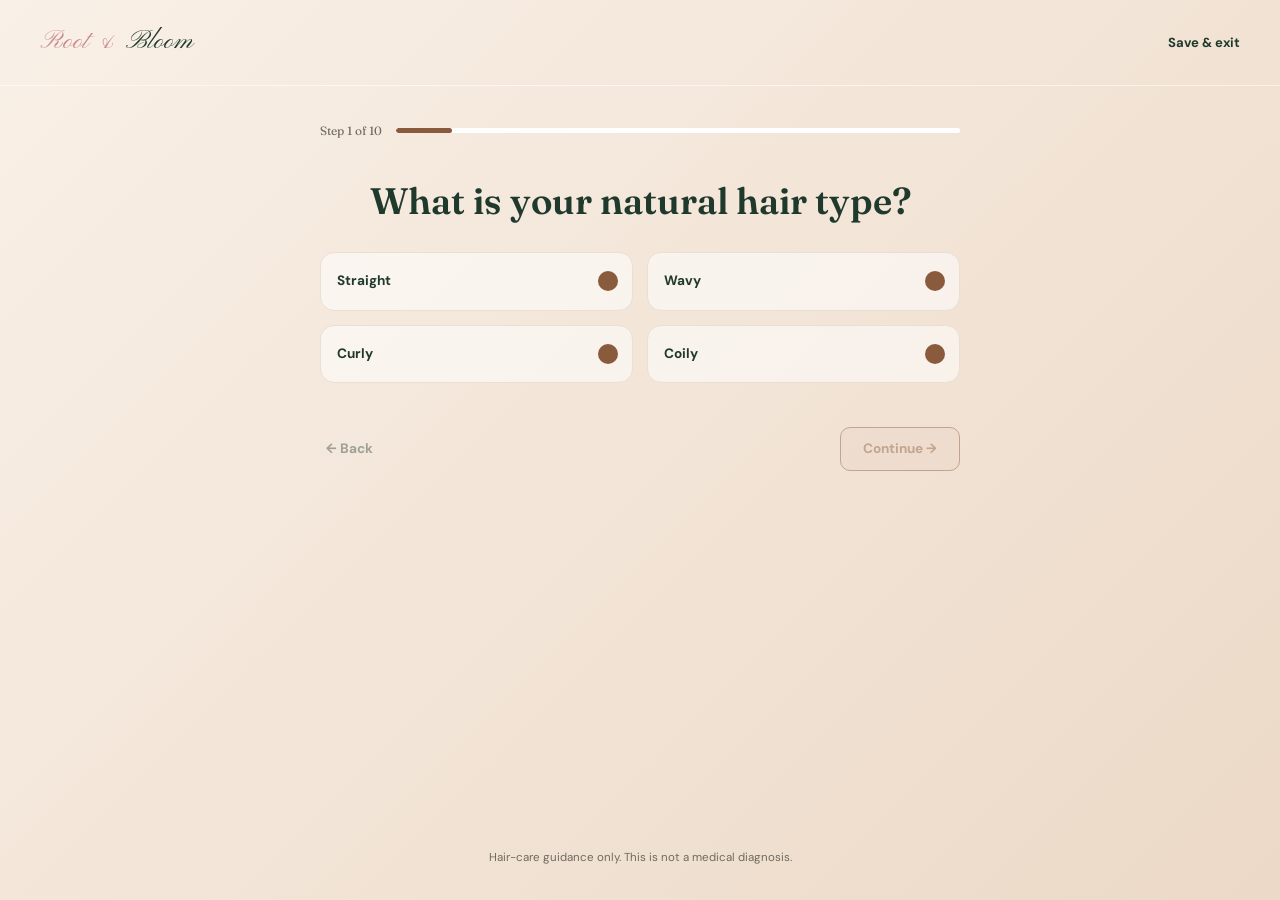
<file: quiz.html>
<!DOCTYPE html>
<html lang="en">
<head>
  <meta charset="UTF-8">
  <meta name="viewport" content="width=device-width, initial-scale=1">
  <title>Hair quiz | Root & Bloom</title>

  <link href="https://cdn.jsdelivr.net/npm/bootstrap@5.3.3/dist/css/bootstrap.min.css" rel="stylesheet">
  <link href="https://fonts.googleapis.com/css2?family=DM+Sans:wght@400;500;600;700&family=Fraunces:wght@600&family=Pinyon+Script&display=swap" rel="stylesheet">
  <link href="css/style.css" rel="stylesheet">
</head>
<body>
  <div class="quiz-page">

    <header class="quiz-top">
      <a href="login.html" class="logo">Root &amp; <span>Bloom</span></a>
      <a href="dashboard.html" class="exit">Save &amp; exit</a>
    </header>

    <main class="quiz-body">
      <div class="step-row">
        <span id="stepText">Step 1 of 10</span>
        <div class="step-track"><div class="step-fill" id="stepFill"></div></div>
      </div>

      <h1 class="quiz-q" id="qTitle"></h1>
      <p class="quiz-hint" id="qHint"></p>

      <div class="options" id="options"></div>

      <div class="other-box" id="otherBox">
        <label>Your answer</label>
        <input type="text" id="otherInput" placeholder="e.g. coconut oil">
      </div>

      <div class="quiz-nav">
        <button type="button" class="btn-back" id="backBtn">&larr; Back</button>
        <button type="button" class="btn-next" id="nextBtn">Continue &rarr;</button>
      </div>
    </main>

    <p class="quiz-foot">Hair-care guidance only. This is not a medical diagnosis.</p>
  </div>

  <script src="js/quiz.js"></script>
</body>
</html>
</file>
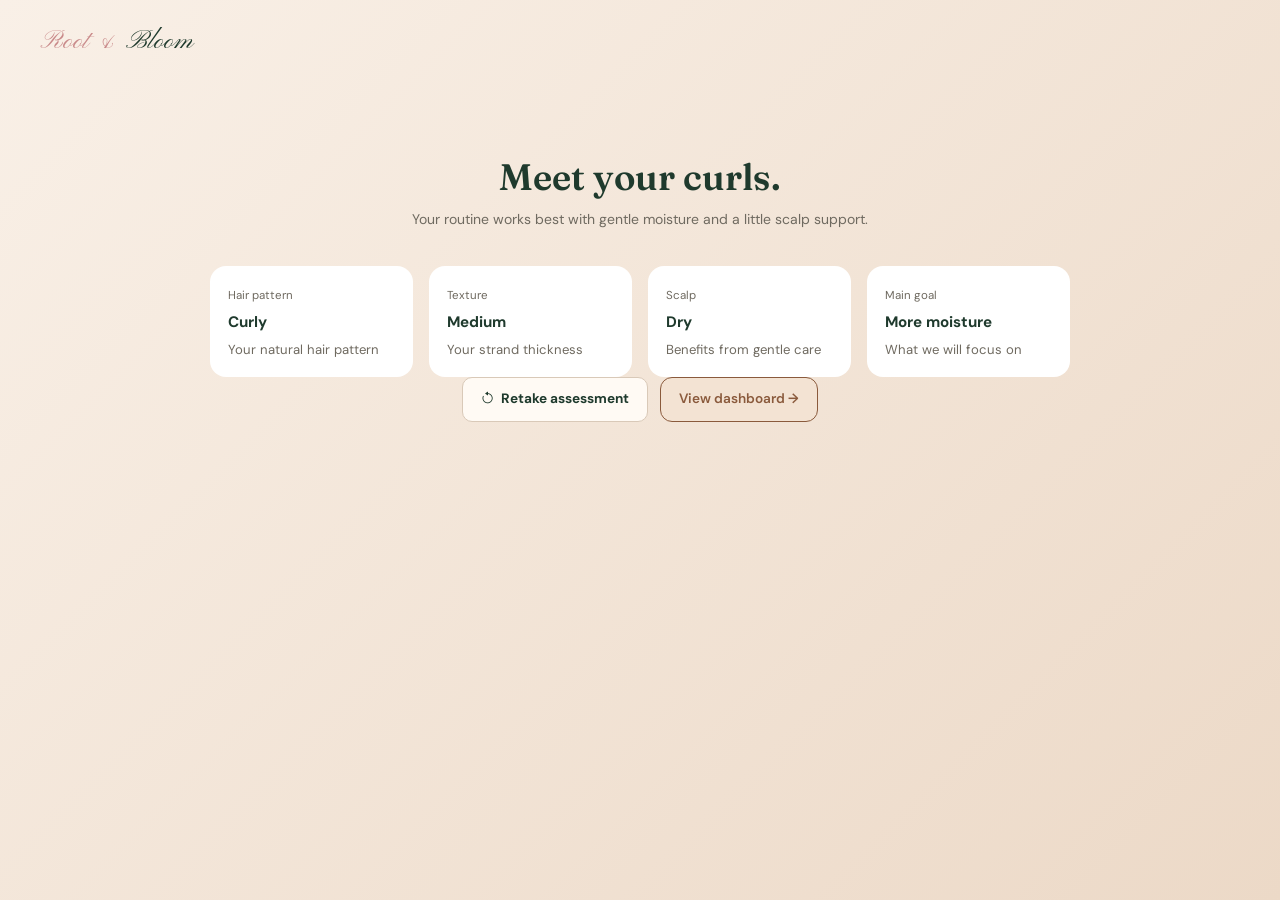
<file: result.html>
<!DOCTYPE html>
<html lang="en">
<head>
  <meta charset="UTF-8">
  <meta name="viewport" content="width=device-width, initial-scale=1">
  <title>Your Results | Root & Bloom</title>

  <link href="https://cdn.jsdelivr.net/npm/bootstrap@5.3.3/dist/css/bootstrap.min.css" rel="stylesheet">
  <link href="https://cdn.jsdelivr.net/npm/bootstrap-icons@1.11.3/font/bootstrap-icons.min.css" rel="stylesheet">
  <link href="https://fonts.googleapis.com/css2?family=DM+Sans:wght@400;500;600;700&family=Fraunces:wght@600&family=Pinyon+Script&display=swap" rel="stylesheet">
  <link href="css/style.css" rel="stylesheet">
</head>
<body>
  <div style="padding: 22px 40px;">
    <a href="login.html" class="logo">Root &amp; <span>Bloom</span></a>
  </div>

  <div class="result-wrap">
    <h1 id="rTitle">Meet your curls.</h1>
    <p class="sub">Your routine works best with gentle moisture and a little scalp support.</p>

    <div class="result-grid">
      <div class="result-card">
        <small>Hair pattern</small>
        <b id="rType">Curly</b>
        <p>Your natural hair pattern</p>
      </div>
      <div class="result-card">
        <small>Texture</small>
        <b id="rTexture">Medium</b>
        <p>Your strand thickness</p>
      </div>
      <div class="result-card">
        <small>Scalp</small>
        <b id="rScalp">Dry</b>
        <p>Benefits from gentle care</p>
      </div>
      <div class="result-card">
        <small>Main goal</small>
        <b id="rGoal">More moisture</b>
        <p>What we will focus on</p>
      </div>
    </div>

    <div class="sens-box" id="sensBox">
      <b><i class="bi bi-exclamation-triangle"></i> Sensitivity saved</b>
      <p id="sensText"></p>
    </div>

    <div class="result-actions">
      <a href="quiz.html" class="btn-light"><i class="bi bi-arrow-counterclockwise"></i> Retake assessment</a>
      <a href="dashboard.html" class="btn-outline-brand">View dashboard &rarr;</a>
    </div>
  </div>

  <script>
  
    const saved = localStorage.getItem("hairAnswers");
    if (saved) {
      const a = JSON.parse(saved);
      if (a.hairType) {
        document.getElementById("rType").textContent = a.hairType;
        document.getElementById("rTitle").textContent = "Meet your " + a.hairType.toLowerCase() + " hair.";
      }
      if (a.texture) document.getElementById("rTexture").textContent = a.texture;
      if (a.scalp)   document.getElementById("rScalp").textContent = a.scalp;
      if (a.goal)    document.getElementById("rGoal").textContent = a.goal;
      
      let avoid = (a.avoid || []).filter(function (x) { return x !== "No Preference" && x !== "Other"; });
      if ((a.avoid || []).includes("Other") && a.otherText) avoid.push(a.otherText);
      if (avoid.length > 0) {
        document.getElementById("sensBox").style.display = "block";
        document.getElementById("sensText").textContent =
          "We’ll flag products containing " + avoid.join(", ").toLowerCase() + ".";
      }
    }
  </script>
</body>
</html>
</file>
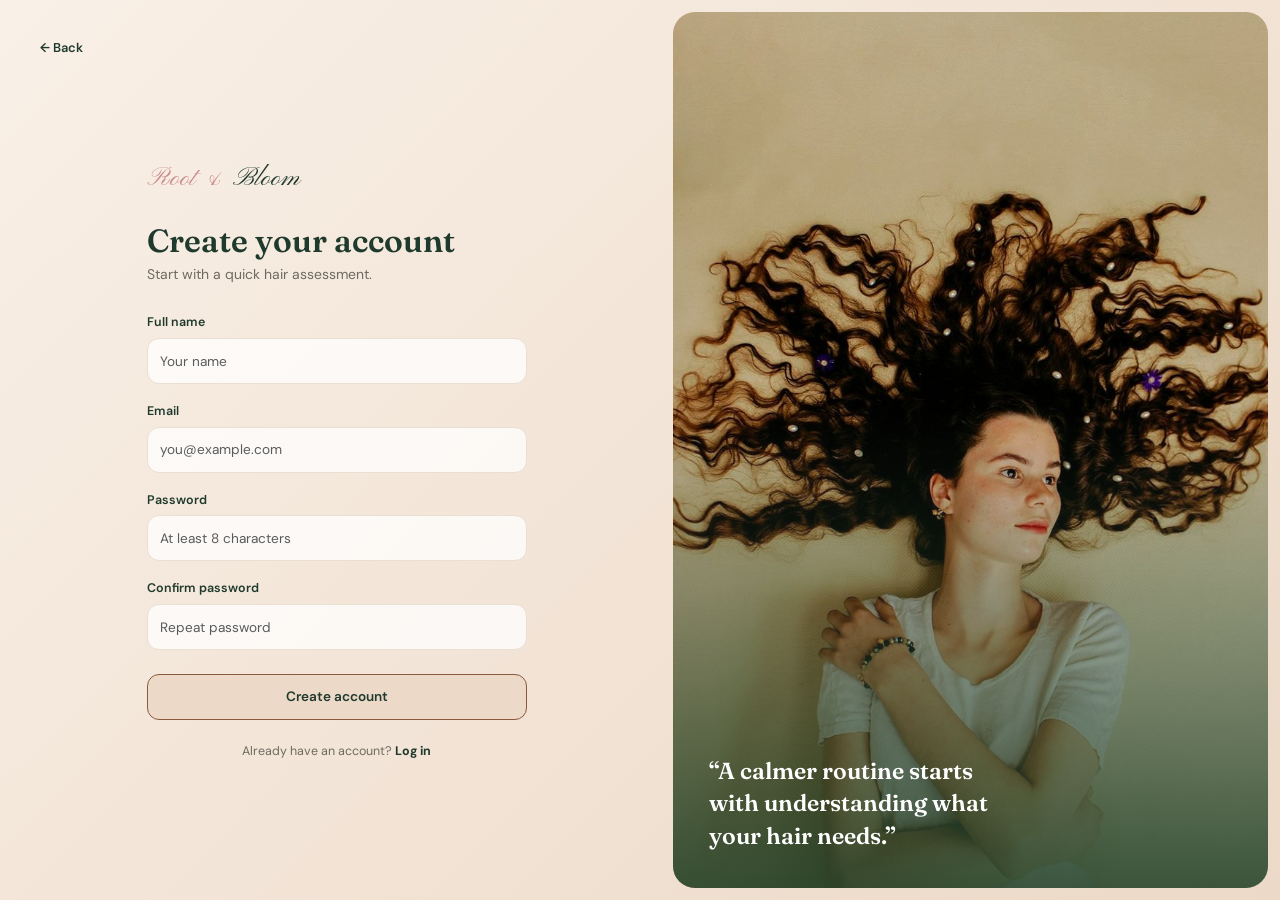
<file: signup.html>
<!DOCTYPE html>
<html lang="en">
<head>
  <meta charset="UTF-8">
  <meta name="viewport" content="width=device-width, initial-scale=1">
  <title>Create Account | Root & Bloom</title>

  <link href="https://cdn.jsdelivr.net/npm/bootstrap@5.3.3/dist/css/bootstrap.min.css" rel="stylesheet">
  <link href="https://fonts.googleapis.com/css2?family=DM+Sans:wght@400;500;600;700&family=Fraunces:wght@600&family=Pinyon+Script&display=swap" rel="stylesheet">
  <link href="css/style.css" rel="stylesheet">
</head>
<body>
  <div class="auth-wrap">

    <div class="auth-left">
      <a href="login.html" class="back">&larr; Back</a>

      <div class="auth-form">
        <a href="login.html" class="logo">Root &amp; <span>Bloom</span></a>
        <h1>Create your account</h1>
        <p class="sub">Start with a quick hair assessment.</p>

        <form>
          <div class="mb-3">
            <label>Full name</label>
            <input type="text" class="form-control" placeholder="Your name">
          </div>
          <div class="mb-3">
            <label>Email</label>
            <input type="email" class="form-control" placeholder="you@example.com">
          </div>
          <div class="mb-3">
            <label>Password</label>
            <input type="password" class="form-control" placeholder="At least 8 characters">
          </div>
          <div class="mb-4">
            <label>Confirm password</label>
            <input type="password" class="form-control" placeholder="Repeat password">
          </div>
          <button type="button" class="btn-brand" onclick="window.location.href='quiz.html'">Create account</button>
        </form>

        <div class="auth-links">
          <p>Already have an account? <a href="login.html">Log in</a></p>
        </div>
      </div>
    </div>

    <div class="auth-photo" style="background-image: url('images/login-hero.jpg');">
      <p>&ldquo;A calmer routine starts with understanding what your hair needs.&rdquo;</p>
    </div>

  </div>
</body>
</html>
</file>
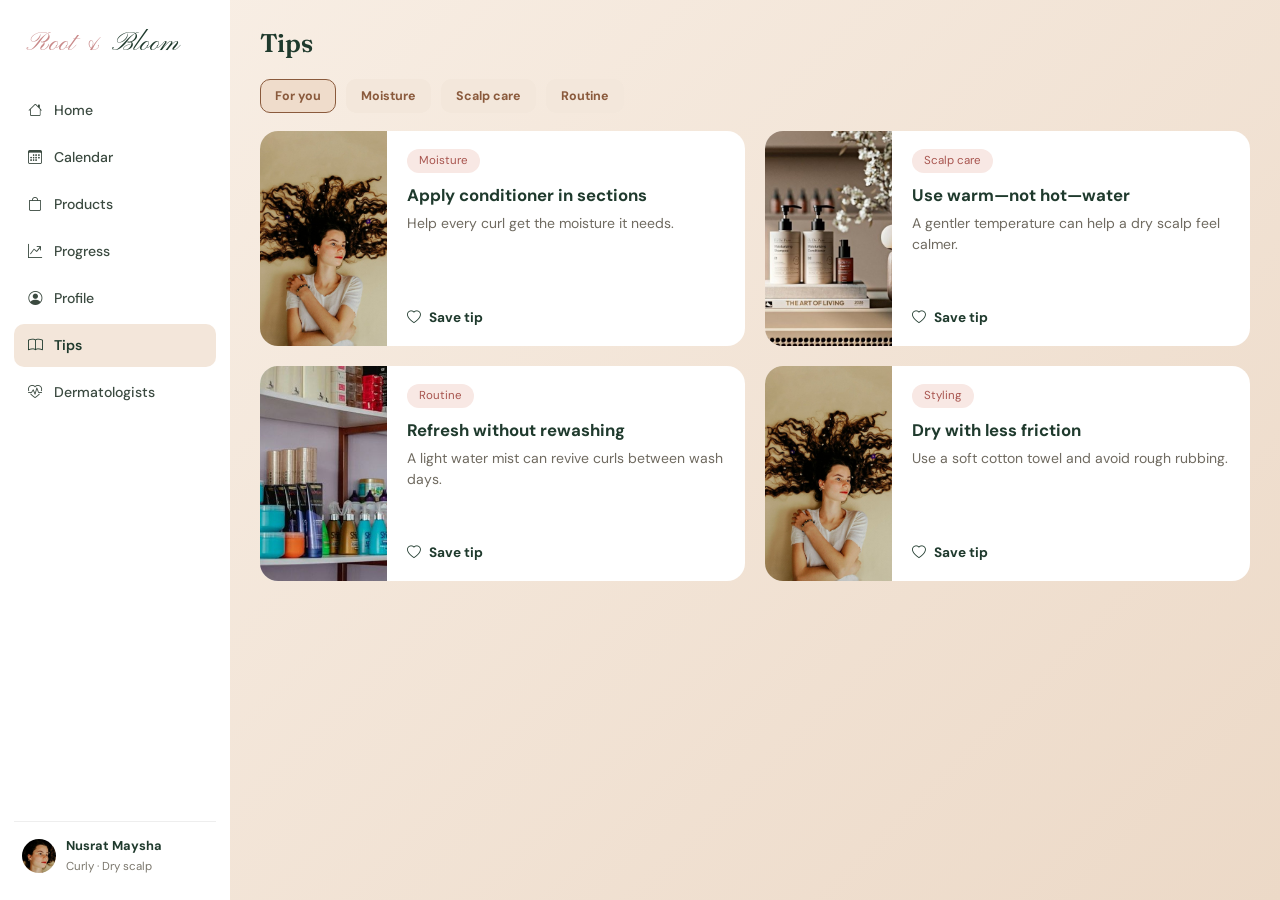
<file: tips.html>
<!DOCTYPE html>
<html lang="en">
<head>
  <meta charset="UTF-8">
  <meta name="viewport" content="width=device-width, initial-scale=1">
  <title>Tips | Root & Bloom</title>

  <link href="https://cdn.jsdelivr.net/npm/bootstrap@5.3.3/dist/css/bootstrap.min.css" rel="stylesheet">
  <link href="https://cdn.jsdelivr.net/npm/bootstrap-icons@1.11.3/font/bootstrap-icons.min.css" rel="stylesheet">
  <link href="https://fonts.googleapis.com/css2?family=DM+Sans:wght@400;500;600;700&family=Fraunces:wght@600&family=Pinyon+Script&display=swap" rel="stylesheet">
  <link href="css/style.css" rel="stylesheet">
</head>
<body>
  <div class="app">

    <aside class="sidebar">
      <a href="dashboard.html" class="logo">Root &amp; <span>Bloom</span></a>
      <nav class="side-nav">
        <a href="dashboard.html"><i class="bi bi-house"></i> Home</a>
        <a href="calendar.html"><i class="bi bi-calendar3"></i> Calendar</a>
        <a href="products.html"><i class="bi bi-bag"></i> Products</a>
        <a href="progress.html"><i class="bi bi-graph-up-arrow"></i> Progress</a>
        <a href="profile.html"><i class="bi bi-person-circle"></i> Profile</a>
        <a href="tips.html" class="active"><i class="bi bi-book"></i> Tips</a>
        <a href="dermatologists.html"><i class="bi bi-heart-pulse"></i> Dermatologists</a>
      </nav>
      <div class="side-user">
        <img src="images/avatar.jpg" alt="User">
        <div><b>Nusrat Maysha</b><small>Curly &middot; Dry scalp</small></div>
      </div>
    </aside>

    <main class="main">
      <div class="page-head"><h1>Tips</h1></div>

      <div class="filter-row">
        <button class="filter-chip active" data-cat="For you">For you</button>
        <button class="filter-chip" data-cat="Moisture">Moisture</button>
        <button class="filter-chip" data-cat="Scalp care">Scalp care</button>
        <button class="filter-chip" data-cat="Routine">Routine</button>
      </div>

      <div class="tips-grid" id="tipsGrid"></div>
    </main>
  </div>

  <script src="js/tips.js"></script>
</body>
</html>
</file>
<file: css/style.css>
:root {
  --cream-dark: #ead8c6;
  --forest: #1f3a2d;
  --rose: #c98a8a;
  --brown: #8a5a3c;
}

* { box-sizing: border-box; }

body {
  margin: 0;
  font-family: 'DM Sans', sans-serif;
  font-size: 14px;
  color: var(--forest);
  background: linear-gradient(135deg, #f9f0e7 0%, #ecd9c7 100%);
  min-height: 100vh;
}

h1, h2, h3 { font-family: 'Fraunces', serif; font-weight: 600; }

.logo {
  font-family: 'Pinyon Script', cursive;
  font-size: 1.7rem;
  color: var(--rose);
  text-decoration: none;
}
.logo span { color: var(--forest); }

.auth-wrap {
  display: flex;
  min-height: 100vh;
  padding: 12px;
  gap: 12px;
}
.auth-left {
  flex: 1.15;
  position: relative;
  display: flex;
  align-items: center;
  justify-content: center;
  padding: 70px 24px 40px;
}
.back {
  position: absolute;
  top: 26px;
  left: 28px;
  font-size: 0.8rem;
  font-weight: 600;
  color: var(--forest);
  text-decoration: none;
}
.auth-form { width: 100%; max-width: 380px; }
.auth-form h1 { font-size: 2rem; margin: 22px 0 4px; }
.auth-form .sub { color: #6f6a60; margin-bottom: 26px; }
.auth-form label { font-weight: 600; font-size: 0.78rem; margin-bottom: 6px; }
.auth-form .form-control {
  height: 46px;
  border-radius: 12px;
  font-size: 0.85rem;
  border: 1px solid #eadfd3;
  background: rgba(255, 255, 255, 0.75);
}
.auth-form .form-control:focus {
  border-color: var(--brown);
  box-shadow: none;
}
.btn-brand {
  width: 100%;
  height: 46px;
  border-radius: 12px;
  border: 1px solid var(--brown);
  background: #ecd9c8;
  color: var(--forest);
  font-weight: 600;
  font-size: 0.85rem;
}
.btn-brand:hover { background: var(--forest); color: #fff; border-color: var(--forest); }
.auth-links { text-align: center; font-size: 0.78rem; margin-top: 22px; color: #6f6a60; }
.auth-links p { margin-bottom: 10px; }
.auth-links a { color: var(--forest); font-weight: 700; text-decoration: none; }

.auth-photo {
  flex: 1;
  border-radius: 22px;
  background-size: cover;
  background-position: center;
  display: flex;
  align-items: flex-end;
  padding: 36px;
  position: relative;
  overflow: hidden;
  min-height: calc(100vh - 24px);
}
.auth-photo::after {
  content: "";
  position: absolute;
  inset: 0;
  background: linear-gradient(to bottom, transparent 45%, rgba(40, 70, 45, 0.88));
}
.auth-photo p {
  position: relative;
  z-index: 1;
  color: #fff;
  font-family: 'Fraunces', serif;
  font-weight: 600;
  font-size: 1.45rem;
  line-height: 1.4;
  max-width: 300px;
  margin: 0;
}

@media (max-width: 640px) {
  .auth-photo { display: none; }
}



.app { display: flex; min-height: 100vh; }

.sidebar {
  width: 230px;
  flex-shrink: 0;
  background: #fff;
  padding: 24px 14px;
  display: flex;
  flex-direction: column;
  position: sticky;
  top: 0;
  height: 100vh;
}
.sidebar .logo { display: block; padding: 0 12px 24px; }
.side-nav { display: flex; flex-direction: column; gap: 4px; flex: 1; }
.side-nav a {
  display: flex;
  align-items: center;
  gap: 12px;
  padding: 11px 14px;
  border-radius: 10px;
  color: #3b4a40;
  text-decoration: none;
  font-weight: 500;
  font-size: 0.88rem;
}
.side-nav a:hover { background: #f8efe6; }
.side-nav a.active { background: #f3e6da; color: var(--forest); font-weight: 600; }

.side-user {
  border-top: 1px solid #eee;
  padding: 14px 8px 0;
  display: flex;
  align-items: center;
  gap: 10px;
}
.side-user img { width: 34px; height: 34px; border-radius: 50%; object-fit: cover; }
.side-user b { display: block; font-size: 0.8rem; }
.side-user small { color: #7b776d; font-size: 0.72rem; }

.main { flex: 1; padding: 28px 30px; min-width: 0; }
.page-head {
  display: flex;
  justify-content: space-between;
  align-items: center;
  margin-bottom: 20px;
}
.page-head h1 { font-size: 1.6rem; margin: 0; }
.btn-outline-brand {
  display: inline-flex;
  align-items: center;
  gap: 6px;
  padding: 10px 18px;
  border: 1px solid var(--brown);
  border-radius: 12px;
  background: #f3e3d3;
  color: var(--brown);
  font-weight: 600;
  font-size: 0.85rem;
  text-decoration: none;
}
.btn-outline-brand:hover { background: var(--brown); color: #fff; }

.card-soft {
  background: rgba(255, 255, 255, 0.72);
  border-radius: 18px;
  padding: 20px;
}
.card-white { background: #fff; border-radius: 18px; padding: 20px; }

.dash-grid { display: grid; grid-template-columns: 1fr 300px; gap: 20px; }
.section-head {
  display: flex;
  justify-content: space-between;
  align-items: center;
  margin: 22px 0 12px;
}
.section-head h3 { font-family: 'DM Sans', sans-serif; font-size: 0.95rem; font-weight: 700; margin: 0; }
.section-head a { font-size: 0.78rem; font-weight: 600; color: var(--forest); text-decoration: none; }

.profile-card { display: flex; justify-content: space-between; align-items: center; gap: 16px; }
.profile-card small { font-size: 0.72rem; color: #6f6a60; }
.profile-card h2 { font-size: 1.1rem; margin: 4px 0; }
.profile-card p { margin: 0 0 8px; color: #55584f; }
.profile-card a { color: var(--forest); font-weight: 600; font-size: 0.8rem; text-decoration: none; }
.chips { display: flex; gap: 10px; }
.chip {
  background: #fff;
  border-radius: 14px;
  padding: 12px 16px;
  text-align: center;
  min-width: 78px;
}
.chip b { display: block; font-size: 0.9rem; }
.chip span { font-size: 0.72rem; color: #6f6a60; }

.task {
  background: #fff;
  border-radius: 14px;
  padding: 12px 16px;
  display: flex;
  align-items: center;
  gap: 14px;
  margin-bottom: 10px;
}
.task-icon {
  width: 38px;
  height: 38px;
  border-radius: 10px;
  background: #e3f0f6;
  color: #3b7c9a;
  display: flex;
  align-items: center;
  justify-content: center;
}
.task-icon.green { background: #e8f0e4; color: #5c7f55; }
.task-info { flex: 1; }
.task-info b { display: block; font-size: 0.88rem; }
.task-info small { color: #6f6a60; font-size: 0.75rem; }
.btn-complete {
  border: 1px solid #ddd;
  background: #fff;
  border-radius: 10px;
  padding: 7px 14px;
  font-size: 0.78rem;
  font-weight: 600;
}
.btn-complete:hover { background: var(--forest); color: #fff; }

.product-row { display: grid; grid-template-columns: repeat(3, 1fr); gap: 14px; }
.product-card { background: #fff; border-radius: 16px; overflow: hidden; }
.product-card img {
  width: 100%;
  aspect-ratio: 5 / 4;
  object-fit: cover;
  object-position: center;
  display: block;
}
.product-card .body { padding: 12px; }
.match {
  display: inline-block;
  background: #f6e7dc;
  color: var(--brown);
  border-radius: 20px;
  padding: 3px 10px;
  font-size: 0.7rem;
  margin-bottom: 8px;
}
.product-card b { display: block; font-size: 0.85rem; }
.product-card small { color: #6f6a60; font-size: 0.74rem; }

.side-card { margin-bottom: 16px; }
.big-number { font-family: 'DM Sans', sans-serif; font-size: 2rem; font-weight: 700; display: inline; }
.progress-bar-custom {
  height: 6px;
  background: #eadfd3;
  border-radius: 10px;
  margin: 10px 0 14px;
  overflow: hidden;
}
.progress-bar-custom div { height: 100%; width: 82%; background: var(--brown); border-radius: 10px; }
.streak { background: #f6e7dc; border-radius: 12px; padding: 10px 12px; font-size: 0.78rem; }
.streak b { color: var(--brown); display: block; }
.tip-card { background: #f8e8e4; }
.tip-card small { font-size: 0.7rem; color: #6f6a60; }
.tip-card h4 { font-family: 'DM Sans', sans-serif; font-size: 0.9rem; font-weight: 700; margin: 6px 0; }
.tip-card p { font-size: 0.8rem; color: #55584f; }
.tip-card a { color: var(--forest); font-weight: 600; font-size: 0.78rem; text-decoration: none; }
.alert-card { background: #fdf3d6; color: #8a6a1c; font-size: 0.8rem; }
.alert-card b { display: block; margin-bottom: 4px; }

@media (max-width: 1000px) {
  .dash-grid { grid-template-columns: 1fr; }
}
@media (max-width: 800px) {
  .sidebar { display: none; }
  .product-row { grid-template-columns: 1fr; }
  .profile-card { flex-direction: column; align-items: flex-start; }
}



.quiz-page { min-height: 100vh; display: flex; flex-direction: column; }
.quiz-top {
  display: flex;
  justify-content: space-between;
  align-items: center;
  padding: 22px 40px;
  border-bottom: 1px solid rgba(255, 255, 255, 0.6);
}
.quiz-top a.exit { color: var(--forest); font-weight: 700; font-size: 0.82rem; text-decoration: none; }

.quiz-body { flex: 1; width: 100%; max-width: 680px; margin: 0 auto; padding: 36px 20px 20px; }
.step-row { display: flex; align-items: center; gap: 14px; margin-bottom: 40px; }
.step-row span { font-family: 'Fraunces', serif; font-size: 0.75rem; color: #6f6a60; white-space: nowrap; }
.step-track { flex: 1; height: 5px; background: #fff; border-radius: 10px; overflow: hidden; }
.step-fill { height: 100%; width: 10%; background: var(--brown); border-radius: 10px; transition: width 0.3s; }

.quiz-q { font-size: 2.3rem; text-align: center; line-height: 1.15; margin-bottom: 14px; }
.quiz-hint { text-align: center; color: #6f6a60; font-size: 0.85rem; margin-bottom: 22px; }

.options { display: grid; grid-template-columns: 1fr 1fr; gap: 14px; margin-top: 30px; }
.option {
  position: relative;
  text-align: left;
  background: rgba(255, 255, 255, 0.55);
  border: 1px solid #eadfd3;
  border-radius: 14px;
  padding: 18px 50px 18px 16px;
  font-weight: 700;
  font-size: 0.85rem;
  color: var(--forest);
  cursor: pointer;
}
.option small { display: block; font-weight: 400; color: #6f6a60; margin-top: 4px; font-size: 0.75rem; }
.option::after {
  content: "";
  position: absolute;
  right: 14px;
  top: 50%;
  transform: translateY(-50%);
  width: 20px;
  height: 20px;
  border-radius: 50%;
  background: var(--brown);
}
.option:hover { border-color: var(--brown); }
.option.selected { background: #f4ebe3; border-color: var(--brown); color: var(--brown); }
.option.selected::after {
  content: "\2713";
  color: #fff;
  font-size: 0.7rem;
  display: flex;
  align-items: center;
  justify-content: center;
}

.other-box { margin-top: 18px; width: 50%; margin-left: auto; display: none; }
.other-box label { font-weight: 700; font-size: 0.78rem; margin-bottom: 6px; display: block; }
.other-box input {
  width: 100%;
  height: 42px;
  border-radius: 10px;
  border: 1px solid #eadfd3;
  padding: 0 12px;
  background: rgba(255, 255, 255, 0.8);
}

.quiz-nav { display: flex; justify-content: space-between; align-items: center; margin-top: 44px; }
.btn-back { border: 0; background: none; font-weight: 700; font-size: 0.85rem; color: var(--forest); }
.btn-back:disabled { opacity: 0.4; }
.btn-next {
  border: 1px solid var(--brown);
  background: #ecd9c8;
  color: var(--brown);
  font-weight: 700;
  font-size: 0.85rem;
  border-radius: 10px;
  padding: 11px 22px;
}
.btn-next:disabled { opacity: 0.45; }
.quiz-foot { text-align: center; font-size: 0.72rem; color: #6f6a60; padding: 18px; }

@media (max-width: 600px) {
  .options { grid-template-columns: 1fr; }
  .quiz-q { font-size: 1.7rem; }
  .other-box { width: 100%; }
}


.result-wrap { max-width: 900px; margin: 0 auto; padding: 0 20px 40px; text-align: center; }
.result-wrap h1 { font-size: 2.3rem; margin: 70px 0 10px; }
.result-wrap .sub { color: #6f6a60; margin-bottom: 36px; }
.result-grid { display: grid; grid-template-columns: repeat(4, 1fr); gap: 16px; text-align: left; }
.result-card { background: #fff; border-radius: 16px; padding: 18px; }
.result-card small { color: #6f6a60; font-size: 0.72rem; }
.result-card b { display: block; font-size: 0.95rem; margin: 6px 0; }
.result-card p { color: #6f6a60; font-size: 0.82rem; margin: 0; }
.sens-box {
  display: none;
  max-width: 400px;
  margin: 18px auto 26px;
  background: #f7ecd9;
  border: 1px solid #e8d4a8;
  border-radius: 14px;
  padding: 14px 18px;
  text-align: left;
  color: #8a6a1c;
  font-size: 0.85rem;
}
.sens-box p { margin: 2px 0 0 0; color: #55584f; }
.result-actions { display: flex; gap: 12px; justify-content: center; }
.btn-light {
  display: inline-flex;
  align-items: center;
  gap: 6px;
  background: #fffaf4;
  border: 1px solid #d9c9b8;
  border-radius: 10px;
  padding: 11px 18px;
  font-weight: 700;
  font-size: 0.85rem;
  color: var(--forest);
  text-decoration: none;
}
@media (max-width: 800px) { .result-grid { grid-template-columns: 1fr 1fr; } }



.toolbar { display: flex; gap: 14px; margin-bottom: 16px; }
.search-box {
  flex: 1;
  display: flex;
  align-items: center;
  gap: 10px;
  background: #fff;
  border-radius: 12px;
  padding: 0 16px;
  height: 46px;
}
.search-box input { border: 0; outline: 0; width: 100%; background: transparent; font-size: 0.88rem; }
.sort-select {
  width: 230px;
  height: 46px;
  border: 0;
  border-radius: 12px;
  background: #f6efe8;
  padding: 0 14px;
  font-size: 0.88rem;
}

.filter-row { display: flex; gap: 10px; flex-wrap: wrap; margin-bottom: 18px; }
.filter-chip {
  border: 1px solid transparent;
  background: #f3e7db;
  color: var(--brown);
  border-radius: 10px;
  padding: 7px 14px;
  font-weight: 700;
  font-size: 0.78rem;
}
.filter-chip.active { border-color: var(--brown); background: #efdccb; }

.count-row {
  display: flex;
  justify-content: space-between;
  align-items: center;
  font-size: 0.8rem;
  color: #6f6a60;
  margin-bottom: 14px;
}
.safe-toggle {
  border: 0;
  background: none;
  font-weight: 700;
  font-size: 0.8rem;
  color: var(--forest);
  display: flex;
  align-items: center;
  gap: 6px;
}
.safe-toggle.on { color: #2f7a4a; }

.prod-grid { display: grid; grid-template-columns: repeat(3, 1fr); gap: 20px; }
.prod-card { background: #fff; border-radius: 18px; overflow: hidden; display: flex; flex-direction: column; }
.prod-img { position: relative; }
.prod-img img { width: 100%; aspect-ratio: 5 / 3; object-fit: cover; display: block; }
.heart {
  position: absolute;
  top: 10px;
  right: 10px;
  width: 36px;
  height: 36px;
  border: 0;
  border-radius: 50%;
  background: rgba(255, 255, 255, 0.92);
  color: var(--forest);
}
.heart.liked { color: #b4525a; }
.prod-body { padding: 14px 16px 16px; display: flex; flex-direction: column; flex: 1; }
.prod-meta { display: flex; justify-content: space-between; align-items: center; margin-bottom: 10px; }
.prod-meta .star { font-size: 0.75rem; color: var(--forest); }
.prod-meta .star i { color: #a8741a; }
.prod-brand { font-size: 0.75rem; color: #6f6a60; }
.prod-name { font-weight: 700; font-size: 0.95rem; margin: 2px 0; }
.prod-desc { font-size: 0.8rem; color: #6f6a60; margin-bottom: 8px; }
.warn { font-size: 0.72rem; color: #a8741a; margin-bottom: 8px; }
.prod-foot { display: flex; justify-content: space-between; align-items: center; margin-top: auto; padding-top: 10px; }
.price { font-size: 0.95rem; }
.btn-view {
  border: 1px solid #e3d3c3;
  background: #fffaf4;
  color: var(--brown);
  border-radius: 10px;
  padding: 8px 14px;
  font-weight: 700;
  font-size: 0.78rem;
}
.btn-view:hover { background: var(--brown); color: #fff; }
.no-results { text-align: center; padding: 50px 0; color: #6f6a60; display: none; }


.detail-overlay {
  position: fixed;
  inset: 0;
  background: rgba(31, 58, 45, 0.25);
  display: none;
  z-index: 50;
}
.detail-overlay.open { display: block; }
.detail-panel {
  position: absolute;
  top: 0;
  right: 0;
  height: 100%;
  width: 380px;
  max-width: 100%;
  background: #fff;
  padding: 24px;
  overflow-y: auto;
}
.detail-close { float: right; border: 0; background: none; font-size: 1.3rem; }
.detail-panel img { width: 100%; aspect-ratio: 5 / 3; object-fit: cover; border-radius: 14px; margin: 10px 0 16px; }
.detail-panel h2 { font-size: 1.4rem; margin: 8px 0 6px; }
.detail-panel p { font-size: 0.85rem; color: #55584f; }
.detail-panel h4 { font-family: 'DM Sans', sans-serif; font-size: 0.85rem; font-weight: 700; margin: 16px 0 4px; }
.detail-note { background: #f1f6ee; color: #2f7a4a; border-radius: 10px; padding: 10px 12px; font-size: 0.8rem; margin: 12px 0; }
.detail-note.warn-box { background: #fdf3d6; color: #8a6a1c; }
.detail-actions { display: flex; gap: 10px; margin-top: 18px; }
.detail-actions button { flex: 1; }

@media (max-width: 1100px) { .prod-grid { grid-template-columns: 1fr 1fr; } }
@media (max-width: 700px) {
  .prod-grid { grid-template-columns: 1fr; }
  .toolbar { flex-direction: column; }
  .sort-select { width: 100%; }
}


.cal-layout { display: grid; grid-template-columns: 1fr 290px; gap: 20px; align-items: start; }
.cal-card { background: #fff; border-radius: 20px; padding: 24px; }
.cal-head { display: flex; justify-content: space-between; align-items: flex-start; margin-bottom: 18px; }
.cal-head h3 { font-family: 'DM Sans', sans-serif; font-size: 1rem; font-weight: 700; margin: 0; }
.cal-head small { color: #6f6a60; }
.cal-arrows button { border: 0; background: none; font-size: 1.1rem; padding: 4px 10px; color: var(--forest); }
.cal-grid { display: grid; grid-template-columns: repeat(7, 1fr); gap: 6px 0; text-align: center; }
.cal-dow { font-size: 0.72rem; color: #6f6a60; padding-bottom: 8px; }
.cal-day {
  height: 56px;
  border: 0;
  background: none;
  font-weight: 700;
  font-size: 0.95rem;
  border-radius: 14px;
  position: relative;
  color: var(--forest);
}
.cal-day:hover { background: #f6ece1; }
.cal-day.selected { background: var(--brown); color: #fff; }
.cal-day.empty { visibility: hidden; pointer-events: none; }
.cal-day .dot {
  position: absolute;
  bottom: 8px;
  left: 50%;
  transform: translateX(-50%);
  width: 5px;
  height: 5px;
  border-radius: 50%;
}
.dot.done { background: var(--brown); }
.dot.upcoming { background: #b4525a; }
.cal-day.selected .dot { background: #fff; }
.cal-legend { display: flex; gap: 18px; font-size: 0.75rem; color: #6f6a60; margin-top: 20px; }
.cal-legend span::before {
  content: "";
  display: inline-block;
  width: 7px;
  height: 7px;
  border-radius: 50%;
  margin-right: 6px;
  background: var(--brown);
}
.cal-legend span.up::before { background: #b4525a; }

.day-head { display: flex; justify-content: space-between; align-items: center; margin-bottom: 14px; }
.day-head small { color: #6f6a60; font-size: 0.75rem; }
.day-head h3 { font-family: 'DM Sans', sans-serif; font-size: 1.05rem; font-weight: 700; margin: 2px 0 0; }
.day-pill { background: #f6efe8; border-radius: 20px; padding: 4px 12px; font-size: 0.72rem; color: #6f6a60; }
.empty-day { color: #6f6a60; font-size: 0.85rem; padding: 6px 2px 14px; }
.tick {
  border: 0;
  background: none;
  font-size: 1.2rem;
  color: #c9c1b6;
}
.tick.on { color: var(--forest); }
.add-day {
  display: block;
  width: 100%;
  background: rgba(255, 255, 255, 0.55);
  border: 0;
  border-radius: 14px;
  padding: 16px;
  font-weight: 700;
  color: var(--brown);
}
.add-day:hover { background: #fff; }


.modal-back {
  position: fixed;
  inset: 0;
  background: rgba(60, 45, 35, 0.35);
  backdrop-filter: blur(3px);
  display: none;
  align-items: center;
  justify-content: center;
  z-index: 60;
  padding: 16px;
}
.modal-back.open { display: flex; }
.modal-box { background: #fff; border-radius: 22px; padding: 26px; width: 100%; max-width: 530px; }
.modal-top { display: flex; justify-content: space-between; align-items: center; margin-bottom: 18px; }
.modal-top h3 { font-family: 'DM Sans', sans-serif; font-size: 1.05rem; font-weight: 700; margin: 0; }
.modal-top button { border: 0; background: none; font-size: 1.3rem; }
.fld { margin-bottom: 14px; }
.fld label { display: block; font-weight: 700; font-size: 0.78rem; margin-bottom: 6px; }
.fld input, .fld select {
  width: 100%;
  height: 46px;
  border: 1px solid #eadfd3;
  border-radius: 12px;
  padding: 0 14px;
  font-size: 0.88rem;
  background: #fff;
}
.fld-row { display: grid; grid-template-columns: 1fr 1fr; gap: 14px; }
.modal-actions { display: flex; justify-content: flex-end; align-items: center; gap: 18px; margin-top: 8px; }
.modal-actions .cancel { border: 0; background: none; font-weight: 700; font-size: 0.88rem; }
.modal-actions .btn-outline-brand { border-radius: 12px; }

@media (max-width: 1000px) { .cal-layout { grid-template-columns: 1fr; } }

.stat-row { display: grid; grid-template-columns: repeat(3, 1fr); gap: 20px; margin-bottom: 20px; }
.stat-card { background: #fff; border-radius: 18px; padding: 22px; }
.stat-card small { color: #6f6a60; font-size: 0.78rem; }
.stat-card .num { font-family: 'Fraunces', serif; font-size: 1.8rem; font-weight: 600; margin: 8px 0; }
.stat-card p { margin: 0; font-size: 0.88rem; }
.pill { display: inline-block; background: #f6e7dc; color: var(--brown); border-radius: 20px; padding: 3px 10px; font-size: 0.72rem; }

.prog-grid { display: grid; grid-template-columns: 1fr 290px; gap: 20px; margin-bottom: 20px; }
.chart-head { display: flex; justify-content: space-between; align-items: center; }
.chart-head h3 { font-family: 'DM Sans', sans-serif; font-size: 1rem; font-weight: 700; margin: 0; }
.seg { display: flex; gap: 4px; background: #fff4ea; border-radius: 12px; padding: 5px; }
.seg button {
  border: 1px solid transparent;
  background: none;
  font-weight: 700;
  border-radius: 9px;
  padding: 6px 14px;
  font-size: 0.8rem;
  color: var(--forest);
}
.seg button.active { background: #f3e3d3; border-color: var(--brown); color: var(--brown); }
.bars { display: flex; justify-content: space-around; margin-top: 24px; }
.bar-col { display: flex; flex-direction: column; align-items: center; gap: 10px; flex: 1; }
.bar-wrap { height: 190px; display: flex; align-items: flex-end; }
.bar { width: 32px; background: #85603f; border-radius: 8px; transition: height 0.3s; }
.bar-col span { font-size: 0.78rem; color: #6f6a60; }

.balance h3 { font-family: 'DM Sans', sans-serif; font-size: 1rem; font-weight: 700; margin: 0 0 8px; }
.balance-row { display: flex; justify-content: space-between; align-items: center; padding: 14px 0; font-size: 0.9rem; }
.balance-row small { color: #6f6a60; }

.insight { display: flex; gap: 16px; align-items: flex-start; background: #f3e8e1; border-radius: 18px; padding: 22px; }
.insight .icon {
  width: 40px;
  height: 40px;
  border-radius: 50%;
  background: #fff;
  color: var(--brown);
  display: flex;
  align-items: center;
  justify-content: center;
  flex-shrink: 0;
}
.insight small { font-size: 0.72rem; color: var(--brown); }
.insight b { display: block; margin: 4px 0; font-size: 0.95rem; }
.insight p { margin: 0; color: #6f6a60; font-size: 0.85rem; }

@media (max-width: 1000px) {
  .prog-grid, .stat-row { grid-template-columns: 1fr; }
}



.profile-layout { display: grid; grid-template-columns: 270px 1fr; gap: 20px; align-items: start; }
.profile-side { background: #fff; border-radius: 20px; padding: 28px 22px; text-align: center; }
.profile-side img { width: 94px; height: 94px; border-radius: 50%; object-fit: cover; margin-bottom: 14px; }
.profile-side h3 { font-family: 'DM Sans', sans-serif; font-size: 1.05rem; font-weight: 700; margin: 0 0 4px; }
.profile-side .mail { color: #6f6a60; font-size: 0.85rem; margin-bottom: 12px; word-break: break-all; }
.tag-row { display: flex; gap: 8px; justify-content: center; margin-bottom: 20px; }
.tag-sm { background: #f6e7dc; color: var(--brown); border-radius: 20px; padding: 3px 12px; font-size: 0.72rem; display: inline-block; }
.tag-sm.grey { background: #eeeeea; color: #55584f; }
.tag-sm.gold { background: #fdf3d6; color: #9a7518; margin-bottom: 10px; }
.btn-line {
  display: block;
  width: 100%;
  border: 1px solid #e3d3c3;
  background: #fffaf4;
  color: var(--brown);
  border-radius: 12px;
  padding: 11px;
  font-weight: 700;
  font-size: 0.85rem;
  text-decoration: none;
  text-align: center;
  cursor: pointer;
}
.btn-line:hover { background: var(--brown); color: #fff; }

.profile-main { background: #fff; border-radius: 20px; padding: 26px; }
.profile-main h3 { font-family: 'DM Sans', sans-serif; font-size: 1rem; font-weight: 700; margin: 0 0 16px; }
.profile-main .section { margin-bottom: 22px; }
.profile-main .fld input:disabled,
.profile-main .fld select:disabled { background: #fff; color: var(--forest); opacity: 1; }
.sens-chip {
  display: inline-flex;
  align-items: center;
  gap: 8px;
  background: #fdf3d6;
  color: #b48a2a;
  border: 1px solid #f1e0b4;
  border-radius: 10px;
  padding: 8px 14px;
  font-weight: 700;
  font-size: 0.82rem;
}
.sens-chip button { border: 0; background: none; color: inherit; font-size: 1rem; line-height: 1; padding: 0; }
.no-sens { color: #6f6a60; font-size: 0.85rem; }
.reset-row {
  display: flex;
  justify-content: space-between;
  align-items: center;
  gap: 16px;
  border-top: 1px solid #eee;
  padding-top: 18px;
}
.reset-row b { display: block; font-weight: 500; margin-bottom: 2px; }
.reset-row small { color: #6f6a60; }
.btn-reset {
  border: 1px solid #f0cfd0;
  background: #fbe9ea;
  color: #b4525a;
  border-radius: 12px;
  padding: 10px 18px;
  font-weight: 700;
  font-size: 0.82rem;
}
@media (max-width: 900px) { .profile-layout { grid-template-columns: 1fr; } }

.tips-grid { display: grid; grid-template-columns: 1fr 1fr; gap: 20px; }
.tip-item { background: #fff; border-radius: 18px; overflow: hidden; display: flex; min-height: 215px; }
.tip-item img { width: 127px; object-fit: cover; object-position: center 45%; flex-shrink: 0; }
.tip-body { padding: 18px 20px; display: flex; flex-direction: column; }
.tip-tag {
  align-self: flex-start;
  background: #f8e8e4;
  color: #a8554f;
  border-radius: 20px;
  padding: 3px 12px;
  font-size: 0.72rem;
  margin-bottom: 12px;
}
.tip-body h4 { font-family: 'DM Sans', sans-serif; font-size: 1.05rem; font-weight: 700; margin: 0 0 8px; }
.tip-body p { color: #6f6a60; margin-bottom: 12px; }
.save-tip {
  margin-top: auto;
  border: 0;
  background: none;
  font-weight: 700;
  font-size: 0.85rem;
  display: flex;
  align-items: center;
  gap: 8px;
  padding: 0;
  color: var(--forest);
}
.save-tip.saved { color: #b4525a; }
@media (max-width: 1000px) { .tips-grid { grid-template-columns: 1fr; } }


.derma-banner { background: #f7ebe6; border-radius: 20px; padding: 26px 28px; margin-bottom: 20px; }
.badge-p {
  display: inline-block;
  background: #fdf3d6;
  color: #9a7518;
  border-radius: 20px;
  padding: 3px 12px;
  font-size: 0.72rem;
  margin-bottom: 12px;
}
.derma-banner h3 { font-family: 'DM Sans', sans-serif; font-size: 1.05rem; font-weight: 700; margin: 0 0 8px; }
.derma-banner p { color: #6f6a60; margin: 0; }
.derma-grid { display: grid; grid-template-columns: repeat(3, 1fr); gap: 20px; }
.derma-card { background: #fff; border-radius: 18px; overflow: hidden; padding-bottom: 18px; }
.derma-card img { width: 100%; aspect-ratio: 1 / 0.88; object-fit: cover; object-position: top; display: block; }
.derma-info { padding: 16px 18px 0; }
.derma-info h4 { font-family: 'DM Sans', sans-serif; font-size: 1rem; font-weight: 700; margin: 0 0 6px; }
.derma-spec { color: #6f6a60; margin-bottom: 10px; font-size: 0.95rem; }
.derma-line { display: flex; align-items: center; gap: 8px; font-size: 0.82rem; color: #55584f; margin-bottom: 6px; }
.derma-card .btn-line { width: calc(100% - 36px); margin: 14px 18px 0; }
.derma-note { text-align: center; font-size: 0.75rem; color: #6f6a60; margin-top: 22px; }
.doc-pop { display: flex; gap: 20px; }
.doc-pop img { width: 156px; height: 187px; object-fit: cover; object-position: top; border-radius: 14px; flex-shrink: 0; }
.doc-pop h4 { font-family: 'DM Sans', sans-serif; font-size: 1.05rem; font-weight: 700; margin: 0 0 8px; }
.doc-pop p { color: #6f6a60; margin-bottom: 10px; }
@media (max-width: 1000px) { .derma-grid { grid-template-columns: 1fr 1fr; } }
@media (max-width: 700px) {
  .derma-grid { grid-template-columns: 1fr; }
  .doc-pop { flex-direction: column; }
  .doc-pop img { width: 100%; height: 220px; }
}

:root {
  --cream-dark: #ead8c6;
  --forest: #1f3a2d;
  --rose: #c98a8a;
  --brown: #8a5a3c;
}

* { box-sizing: border-box; }

body {
  margin: 0;
  font-family: 'DM Sans', sans-serif;
  font-size: 14px;
  color: var(--forest);
  background: linear-gradient(135deg, #f9f0e7 0%, #ecd9c7 100%);
  min-height: 100vh;
}

h1, h2, h3 { font-family: 'Fraunces', serif; font-weight: 600; }

.logo {
  font-family: 'Pinyon Script', cursive;
  font-size: 1.7rem;
  color: var(--rose);
  text-decoration: none;
}
.logo span { color: var(--forest); }

.auth-wrap {
  display: flex;
  min-height: 100vh;
  padding: 12px;
  gap: 12px;
}
.auth-left {
  flex: 1.15;
  position: relative;
  display: flex;
  align-items: center;
  justify-content: center;
  padding: 70px 24px 40px;
}
.back {
  position: absolute;
  top: 26px;
  left: 28px;
  font-size: 0.8rem;
  font-weight: 600;
  color: var(--forest);
  text-decoration: none;
}
.auth-form { width: 100%; max-width: 380px; }
.auth-form h1 { font-size: 2rem; margin: 22px 0 4px; }
.auth-form .sub { color: #6f6a60; margin-bottom: 26px; }
.auth-form label { font-weight: 600; font-size: 0.78rem; margin-bottom: 6px; }
.auth-form .form-control {
  height: 46px;
  border-radius: 12px;
  font-size: 0.85rem;
  border: 1px solid #eadfd3;
  background: rgba(255, 255, 255, 0.75);
}
.auth-form .form-control:focus {
  border-color: var(--brown);
  box-shadow: none;
}
.btn-brand {
  width: 100%;
  height: 46px;
  border-radius: 12px;
  border: 1px solid var(--brown);
  background: #ecd9c8;
  color: var(--forest);
  font-weight: 600;
  font-size: 0.85rem;
}
.btn-brand:hover { background: var(--forest); color: #fff; border-color: var(--forest); }
.auth-links { text-align: center; font-size: 0.78rem; margin-top: 22px; color: #6f6a60; }
.auth-links p { margin-bottom: 10px; }
.auth-links a { color: var(--forest); font-weight: 700; text-decoration: none; }

.auth-photo {
  flex: 1;
  border-radius: 22px;
  background-size: cover;
  background-position: center;
  display: flex;
  align-items: flex-end;
  padding: 36px;
  position: relative;
  overflow: hidden;
  min-height: calc(100vh - 24px);
}
.auth-photo::after {
  content: "";
  position: absolute;
  inset: 0;
  background: linear-gradient(to bottom, transparent 45%, rgba(40, 70, 45, 0.88));
}
.auth-photo p {
  position: relative;
  z-index: 1;
  color: #fff;
  font-family: 'Fraunces', serif;
  font-weight: 600;
  font-size: 1.45rem;
  line-height: 1.4;
  max-width: 300px;
  margin: 0;
}

@media (max-width: 640px) {
  .auth-photo { display: none; }
}



.app { display: flex; min-height: 100vh; }

.sidebar {
  width: 230px;
  flex-shrink: 0;
  background: #fff;
  padding: 24px 14px;
  display: flex;
  flex-direction: column;
  position: sticky;
  top: 0;
  height: 100vh;
}
.sidebar .logo { display: block; padding: 0 12px 24px; }
.side-nav { display: flex; flex-direction: column; gap: 4px; flex: 1; }
.side-nav a {
  display: flex;
  align-items: center;
  gap: 12px;
  padding: 11px 14px;
  border-radius: 10px;
  color: #3b4a40;
  text-decoration: none;
  font-weight: 500;
  font-size: 0.88rem;
}
.side-nav a:hover { background: #f8efe6; }
.side-nav a.active { background: #f3e6da; color: var(--forest); font-weight: 600; }

.side-user {
  border-top: 1px solid #eee;
  padding: 14px 8px 0;
  display: flex;
  align-items: center;
  gap: 10px;
}
.side-user img { width: 34px; height: 34px; border-radius: 50%; object-fit: cover; }
.side-user b { display: block; font-size: 0.8rem; }
.side-user small { color: #7b776d; font-size: 0.72rem; }

.main { flex: 1; padding: 28px 30px; min-width: 0; }
.page-head {
  display: flex;
  justify-content: space-between;
  align-items: center;
  margin-bottom: 20px;
}
.page-head h1 { font-size: 1.6rem; margin: 0; }
.btn-outline-brand {
  display: inline-flex;
  align-items: center;
  gap: 6px;
  padding: 10px 18px;
  border: 1px solid var(--brown);
  border-radius: 12px;
  background: #f3e3d3;
  color: var(--brown);
  font-weight: 600;
  font-size: 0.85rem;
  text-decoration: none;
}
.btn-outline-brand:hover { background: var(--brown); color: #fff; }

.card-soft {
  background: rgba(255, 255, 255, 0.72);
  border-radius: 18px;
  padding: 20px;
}
.card-white { background: #fff; border-radius: 18px; padding: 20px; }

.dash-grid { display: grid; grid-template-columns: 1fr 300px; gap: 20px; }
.section-head {
  display: flex;
  justify-content: space-between;
  align-items: center;
  margin: 22px 0 12px;
}
.section-head h3 { font-family: 'DM Sans', sans-serif; font-size: 0.95rem; font-weight: 700; margin: 0; }
.section-head a { font-size: 0.78rem; font-weight: 600; color: var(--forest); text-decoration: none; }

.profile-card { display: flex; justify-content: space-between; align-items: center; gap: 16px; }
.profile-card small { font-size: 0.72rem; color: #6f6a60; }
.profile-card h2 { font-size: 1.1rem; margin: 4px 0; }
.profile-card p { margin: 0 0 8px; color: #55584f; }
.profile-card a { color: var(--forest); font-weight: 600; font-size: 0.8rem; text-decoration: none; }
.chips { display: flex; gap: 10px; }
.chip {
  background: #fff;
  border-radius: 14px;
  padding: 12px 16px;
  text-align: center;
  min-width: 78px;
}
.chip b { display: block; font-size: 0.9rem; }
.chip span { font-size: 0.72rem; color: #6f6a60; }

.task {
  background: #fff;
  border-radius: 14px;
  padding: 12px 16px;
  display: flex;
  align-items: center;
  gap: 14px;
  margin-bottom: 10px;
}
.task-icon {
  width: 38px;
  height: 38px;
  border-radius: 10px;
  background: #e3f0f6;
  color: #3b7c9a;
  display: flex;
  align-items: center;
  justify-content: center;
}
.task-icon.green { background: #e8f0e4; color: #5c7f55; }
.task-info { flex: 1; }
.task-info b { display: block; font-size: 0.88rem; }
.task-info small { color: #6f6a60; font-size: 0.75rem; }
.btn-complete {
  border: 1px solid #ddd;
  background: #fff;
  border-radius: 10px;
  padding: 7px 14px;
  font-size: 0.78rem;
  font-weight: 600;
}
.btn-complete:hover { background: var(--forest); color: #fff; }

.product-row { display: grid; grid-template-columns: repeat(3, 1fr); gap: 14px; }
.product-card { background: #fff; border-radius: 16px; overflow: hidden; }
.product-card img {
  width: 100%;
  aspect-ratio: 5 / 4;
  object-fit: cover;
  object-position: center;
  display: block;
}
.product-card .body { padding: 12px; }
.match {
  display: inline-block;
  background: #f6e7dc;
  color: var(--brown);
  border-radius: 20px;
  padding: 3px 10px;
  font-size: 0.7rem;
  margin-bottom: 8px;
}
.product-card b { display: block; font-size: 0.85rem; }
.product-card small { color: #6f6a60; font-size: 0.74rem; }

.side-card { margin-bottom: 16px; }
.big-number { font-family: 'DM Sans', sans-serif; font-size: 2rem; font-weight: 700; display: inline; }
.progress-bar-custom {
  height: 6px;
  background: #eadfd3;
  border-radius: 10px;
  margin: 10px 0 14px;
  overflow: hidden;
}
.progress-bar-custom div { height: 100%; width: 82%; background: var(--brown); border-radius: 10px; }
.streak { background: #f6e7dc; border-radius: 12px; padding: 10px 12px; font-size: 0.78rem; }
.streak b { color: var(--brown); display: block; }
.tip-card { background: #f8e8e4; }
.tip-card small { font-size: 0.7rem; color: #6f6a60; }
.tip-card h4 { font-family: 'DM Sans', sans-serif; font-size: 0.9rem; font-weight: 700; margin: 6px 0; }
.tip-card p { font-size: 0.8rem; color: #55584f; }
.tip-card a { color: var(--forest); font-weight: 600; font-size: 0.78rem; text-decoration: none; }
.alert-card { background: #fdf3d6; color: #8a6a1c; font-size: 0.8rem; }
.alert-card b { display: block; margin-bottom: 4px; }

@media (max-width: 1000px) {
  .dash-grid { grid-template-columns: 1fr; }
}
@media (max-width: 800px) {
  .sidebar { display: none; }
  .product-row { grid-template-columns: 1fr; }
  .profile-card { flex-direction: column; align-items: flex-start; }
}



.quiz-page { min-height: 100vh; display: flex; flex-direction: column; }
.quiz-top {
  display: flex;
  justify-content: space-between;
  align-items: center;
  padding: 22px 40px;
  border-bottom: 1px solid rgba(255, 255, 255, 0.6);
}
.quiz-top a.exit { color: var(--forest); font-weight: 700; font-size: 0.82rem; text-decoration: none; }

.quiz-body { flex: 1; width: 100%; max-width: 680px; margin: 0 auto; padding: 36px 20px 20px; }
.step-row { display: flex; align-items: center; gap: 14px; margin-bottom: 40px; }
.step-row span { font-family: 'Fraunces', serif; font-size: 0.75rem; color: #6f6a60; white-space: nowrap; }
.step-track { flex: 1; height: 5px; background: #fff; border-radius: 10px; overflow: hidden; }
.step-fill { height: 100%; width: 10%; background: var(--brown); border-radius: 10px; transition: width 0.3s; }

.quiz-q { font-size: 2.3rem; text-align: center; line-height: 1.15; margin-bottom: 14px; }
.quiz-hint { text-align: center; color: #6f6a60; font-size: 0.85rem; margin-bottom: 22px; }

.options { display: grid; grid-template-columns: 1fr 1fr; gap: 14px; margin-top: 30px; }
.option {
  position: relative;
  text-align: left;
  background: rgba(255, 255, 255, 0.55);
  border: 1px solid #eadfd3;
  border-radius: 14px;
  padding: 18px 50px 18px 16px;
  font-weight: 700;
  font-size: 0.85rem;
  color: var(--forest);
  cursor: pointer;
}
.option small { display: block; font-weight: 400; color: #6f6a60; margin-top: 4px; font-size: 0.75rem; }
.option::after {
  content: "";
  position: absolute;
  right: 14px;
  top: 50%;
  transform: translateY(-50%);
  width: 20px;
  height: 20px;
  border-radius: 50%;
  background: var(--brown);
}
.option:hover { border-color: var(--brown); }
.option.selected { background: #f4ebe3; border-color: var(--brown); color: var(--brown); }
.option.selected::after {
  content: "\2713";
  color: #fff;
  font-size: 0.7rem;
  display: flex;
  align-items: center;
  justify-content: center;
}

.other-box { margin-top: 18px; width: 50%; margin-left: auto; display: none; }
.other-box label { font-weight: 700; font-size: 0.78rem; margin-bottom: 6px; display: block; }
.other-box input {
  width: 100%;
  height: 42px;
  border-radius: 10px;
  border: 1px solid #eadfd3;
  padding: 0 12px;
  background: rgba(255, 255, 255, 0.8);
}

.quiz-nav { display: flex; justify-content: space-between; align-items: center; margin-top: 44px; }
.btn-back { border: 0; background: none; font-weight: 700; font-size: 0.85rem; color: var(--forest); }
.btn-back:disabled { opacity: 0.4; }
.btn-next {
  border: 1px solid var(--brown);
  background: #ecd9c8;
  color: var(--brown);
  font-weight: 700;
  font-size: 0.85rem;
  border-radius: 10px;
  padding: 11px 22px;
}
.btn-next:disabled { opacity: 0.45; }
.quiz-foot { text-align: center; font-size: 0.72rem; color: #6f6a60; padding: 18px; }

@media (max-width: 600px) {
  .options { grid-template-columns: 1fr; }
  .quiz-q { font-size: 1.7rem; }
  .other-box { width: 100%; }
}


.result-wrap { max-width: 900px; margin: 0 auto; padding: 0 20px 40px; text-align: center; }
.result-wrap h1 { font-size: 2.3rem; margin: 70px 0 10px; }
.result-wrap .sub { color: #6f6a60; margin-bottom: 36px; }
.result-grid { display: grid; grid-template-columns: repeat(4, 1fr); gap: 16px; text-align: left; }
.result-card { background: #fff; border-radius: 16px; padding: 18px; }
.result-card small { color: #6f6a60; font-size: 0.72rem; }
.result-card b { display: block; font-size: 0.95rem; margin: 6px 0; }
.result-card p { color: #6f6a60; font-size: 0.82rem; margin: 0; }
.sens-box {
  display: none;
  max-width: 400px;
  margin: 18px auto 26px;
  background: #f7ecd9;
  border: 1px solid #e8d4a8;
  border-radius: 14px;
  padding: 14px 18px;
  text-align: left;
  color: #8a6a1c;
  font-size: 0.85rem;
}
.sens-box p { margin: 2px 0 0 0; color: #55584f; }
.result-actions { display: flex; gap: 12px; justify-content: center; }
.btn-light {
  display: inline-flex;
  align-items: center;
  gap: 6px;
  background: #fffaf4;
  border: 1px solid #d9c9b8;
  border-radius: 10px;
  padding: 11px 18px;
  font-weight: 700;
  font-size: 0.85rem;
  color: var(--forest);
  text-decoration: none;
}
@media (max-width: 800px) { .result-grid { grid-template-columns: 1fr 1fr; } }



.toolbar { display: flex; gap: 14px; margin-bottom: 16px; }
.search-box {
  flex: 1;
  display: flex;
  align-items: center;
  gap: 10px;
  background: #fff;
  border-radius: 12px;
  padding: 0 16px;
  height: 46px;
}
.search-box input { border: 0; outline: 0; width: 100%; background: transparent; font-size: 0.88rem; }
.sort-select {
  width: 230px;
  height: 46px;
  border: 0;
  border-radius: 12px;
  background: #f6efe8;
  padding: 0 14px;
  font-size: 0.88rem;
}

.filter-row { display: flex; gap: 10px; flex-wrap: wrap; margin-bottom: 18px; }
.filter-chip {
  border: 1px solid transparent;
  background: #f3e7db;
  color: var(--brown);
  border-radius: 10px;
  padding: 7px 14px;
  font-weight: 700;
  font-size: 0.78rem;
}
.filter-chip.active { border-color: var(--brown); background: #efdccb; }

.count-row {
  display: flex;
  justify-content: space-between;
  align-items: center;
  font-size: 0.8rem;
  color: #6f6a60;
  margin-bottom: 14px;
}
.safe-toggle {
  border: 0;
  background: none;
  font-weight: 700;
  font-size: 0.8rem;
  color: var(--forest);
  display: flex;
  align-items: center;
  gap: 6px;
}
.safe-toggle.on { color: #2f7a4a; }

.prod-grid { display: grid; grid-template-columns: repeat(3, 1fr); gap: 20px; }
.prod-card { background: #fff; border-radius: 18px; overflow: hidden; display: flex; flex-direction: column; }
.prod-img { position: relative; }
.prod-img img { width: 100%; aspect-ratio: 5 / 3; object-fit: cover; display: block; }
.heart {
  position: absolute;
  top: 10px;
  right: 10px;
  width: 36px;
  height: 36px;
  border: 0;
  border-radius: 50%;
  background: rgba(255, 255, 255, 0.92);
  color: var(--forest);
}
.heart.liked { color: #b4525a; }
.prod-body { padding: 14px 16px 16px; display: flex; flex-direction: column; flex: 1; }
.prod-meta { display: flex; justify-content: space-between; align-items: center; margin-bottom: 10px; }
.prod-meta .star { font-size: 0.75rem; color: var(--forest); }
.prod-meta .star i { color: #a8741a; }
.prod-brand { font-size: 0.75rem; color: #6f6a60; }
.prod-name { font-weight: 700; font-size: 0.95rem; margin: 2px 0; }
.prod-desc { font-size: 0.8rem; color: #6f6a60; margin-bottom: 8px; }
.warn { font-size: 0.72rem; color: #a8741a; margin-bottom: 8px; }
.prod-foot { display: flex; justify-content: space-between; align-items: center; margin-top: auto; padding-top: 10px; }
.price { font-size: 0.95rem; }
.btn-view {
  border: 1px solid #e3d3c3;
  background: #fffaf4;
  color: var(--brown);
  border-radius: 10px;
  padding: 8px 14px;
  font-weight: 700;
  font-size: 0.78rem;
}
.btn-view:hover { background: var(--brown); color: #fff; }
.no-results { text-align: center; padding: 50px 0; color: #6f6a60; display: none; }


.detail-overlay {
  position: fixed;
  inset: 0;
  background: rgba(31, 58, 45, 0.25);
  display: none;
  z-index: 50;
}
.detail-overlay.open { display: block; }
.detail-panel {
  position: absolute;
  top: 0;
  right: 0;
  height: 100%;
  width: 380px;
  max-width: 100%;
  background: #fff;
  padding: 24px;
  overflow-y: auto;
}
.detail-close { float: right; border: 0; background: none; font-size: 1.3rem; }
.detail-panel img { width: 100%; aspect-ratio: 5 / 3; object-fit: cover; border-radius: 14px; margin: 10px 0 16px; }
.detail-panel h2 { font-size: 1.4rem; margin: 8px 0 6px; }
.detail-panel p { font-size: 0.85rem; color: #55584f; }
.detail-panel h4 { font-family: 'DM Sans', sans-serif; font-size: 0.85rem; font-weight: 700; margin: 16px 0 4px; }
.detail-note { background: #f1f6ee; color: #2f7a4a; border-radius: 10px; padding: 10px 12px; font-size: 0.8rem; margin: 12px 0; }
.detail-note.warn-box { background: #fdf3d6; color: #8a6a1c; }
.detail-actions { display: flex; gap: 10px; margin-top: 18px; }
.detail-actions button { flex: 1; }

@media (max-width: 1100px) { .prod-grid { grid-template-columns: 1fr 1fr; } }
@media (max-width: 700px) {
  .prod-grid { grid-template-columns: 1fr; }
  .toolbar { flex-direction: column; }
  .sort-select { width: 100%; }
}


.cal-layout { display: grid; grid-template-columns: 1fr 290px; gap: 20px; align-items: start; }
.cal-card { background: #fff; border-radius: 20px; padding: 24px; }
.cal-head { display: flex; justify-content: space-between; align-items: flex-start; margin-bottom: 18px; }
.cal-head h3 { font-family: 'DM Sans', sans-serif; font-size: 1rem; font-weight: 700; margin: 0; }
.cal-head small { color: #6f6a60; }
.cal-arrows button { border: 0; background: none; font-size: 1.1rem; padding: 4px 10px; color: var(--forest); }
.cal-grid { display: grid; grid-template-columns: repeat(7, 1fr); gap: 6px 0; text-align: center; }
.cal-dow { font-size: 0.72rem; color: #6f6a60; padding-bottom: 8px; }
.cal-day {
  height: 56px;
  border: 0;
  background: none;
  font-weight: 700;
  font-size: 0.95rem;
  border-radius: 14px;
  position: relative;
  color: var(--forest);
}
.cal-day:hover { background: #f6ece1; }
.cal-day.selected { background: var(--brown); color: #fff; }
.cal-day.empty { visibility: hidden; pointer-events: none; }
.cal-day .dot {
  position: absolute;
  bottom: 8px;
  left: 50%;
  transform: translateX(-50%);
  width: 5px;
  height: 5px;
  border-radius: 50%;
}
.dot.done { background: var(--brown); }
.dot.upcoming { background: #b4525a; }
.cal-day.selected .dot { background: #fff; }
.cal-legend { display: flex; gap: 18px; font-size: 0.75rem; color: #6f6a60; margin-top: 20px; }
.cal-legend span::before {
  content: "";
  display: inline-block;
  width: 7px;
  height: 7px;
  border-radius: 50%;
  margin-right: 6px;
  background: var(--brown);
}
.cal-legend span.up::before { background: #b4525a; }

.day-head { display: flex; justify-content: space-between; align-items: center; margin-bottom: 14px; }
.day-head small { color: #6f6a60; font-size: 0.75rem; }
.day-head h3 { font-family: 'DM Sans', sans-serif; font-size: 1.05rem; font-weight: 700; margin: 2px 0 0; }
.day-pill { background: #f6efe8; border-radius: 20px; padding: 4px 12px; font-size: 0.72rem; color: #6f6a60; }
.empty-day { color: #6f6a60; font-size: 0.85rem; padding: 6px 2px 14px; }
.tick {
  border: 0;
  background: none;
  font-size: 1.2rem;
  color: #c9c1b6;
}
.tick.on { color: var(--forest); }
.add-day {
  display: block;
  width: 100%;
  background: rgba(255, 255, 255, 0.55);
  border: 0;
  border-radius: 14px;
  padding: 16px;
  font-weight: 700;
  color: var(--brown);
}
.add-day:hover { background: #fff; }


.modal-back {
  position: fixed;
  inset: 0;
  background: rgba(60, 45, 35, 0.35);
  backdrop-filter: blur(3px);
  display: none;
  align-items: center;
  justify-content: center;
  z-index: 60;
  padding: 16px;
}
.modal-back.open { display: flex; }
.modal-box { background: #fff; border-radius: 22px; padding: 26px; width: 100%; max-width: 530px; }
.modal-top { display: flex; justify-content: space-between; align-items: center; margin-bottom: 18px; }
.modal-top h3 { font-family: 'DM Sans', sans-serif; font-size: 1.05rem; font-weight: 700; margin: 0; }
.modal-top button { border: 0; background: none; font-size: 1.3rem; }
.fld { margin-bottom: 14px; }
.fld label { display: block; font-weight: 700; font-size: 0.78rem; margin-bottom: 6px; }
.fld input, .fld select {
  width: 100%;
  height: 46px;
  border: 1px solid #eadfd3;
  border-radius: 12px;
  padding: 0 14px;
  font-size: 0.88rem;
  background: #fff;
}
.fld-row { display: grid; grid-template-columns: 1fr 1fr; gap: 14px; }
.modal-actions { display: flex; justify-content: flex-end; align-items: center; gap: 18px; margin-top: 8px; }
.modal-actions .cancel { border: 0; background: none; font-weight: 700; font-size: 0.88rem; }
.modal-actions .btn-outline-brand { border-radius: 12px; }

@media (max-width: 1000px) { .cal-layout { grid-template-columns: 1fr; } }

.stat-row { display: grid; grid-template-columns: repeat(3, 1fr); gap: 20px; margin-bottom: 20px; }
.stat-card { background: #fff; border-radius: 18px; padding: 22px; }
.stat-card small { color: #6f6a60; font-size: 0.78rem; }
.stat-card .num { font-family: 'Fraunces', serif; font-size: 1.8rem; font-weight: 600; margin: 8px 0; }
.stat-card p { margin: 0; font-size: 0.88rem; }
.pill { display: inline-block; background: #f6e7dc; color: var(--brown); border-radius: 20px; padding: 3px 10px; font-size: 0.72rem; }

.prog-grid { display: grid; grid-template-columns: 1fr 290px; gap: 20px; margin-bottom: 20px; }
.chart-head { display: flex; justify-content: space-between; align-items: center; }
.chart-head h3 { font-family: 'DM Sans', sans-serif; font-size: 1rem; font-weight: 700; margin: 0; }
.seg { display: flex; gap: 4px; background: #fff4ea; border-radius: 12px; padding: 5px; }
.seg button {
  border: 1px solid transparent;
  background: none;
  font-weight: 700;
  border-radius: 9px;
  padding: 6px 14px;
  font-size: 0.8rem;
  color: var(--forest);
}
.seg button.active { background: #f3e3d3; border-color: var(--brown); color: var(--brown); }
.bars { display: flex; justify-content: space-around; margin-top: 24px; }
.bar-col { display: flex; flex-direction: column; align-items: center; gap: 10px; flex: 1; }
.bar-wrap { height: 190px; display: flex; align-items: flex-end; }
.bar { width: 32px; background: #85603f; border-radius: 8px; transition: height 0.3s; }
.bar-col span { font-size: 0.78rem; color: #6f6a60; }

.balance h3 { font-family: 'DM Sans', sans-serif; font-size: 1rem; font-weight: 700; margin: 0 0 8px; }
.balance-row { display: flex; justify-content: space-between; align-items: center; padding: 14px 0; font-size: 0.9rem; }
.balance-row small { color: #6f6a60; }

.insight { display: flex; gap: 16px; align-items: flex-start; background: #f3e8e1; border-radius: 18px; padding: 22px; }
.insight .icon {
  width: 40px;
  height: 40px;
  border-radius: 50%;
  background: #fff;
  color: var(--brown);
  display: flex;
  align-items: center;
  justify-content: center;
  flex-shrink: 0;
}
.insight small { font-size: 0.72rem; color: var(--brown); }
.insight b { display: block; margin: 4px 0; font-size: 0.95rem; }
.insight p { margin: 0; color: #6f6a60; font-size: 0.85rem; }

@media (max-width: 1000px) {
  .prog-grid, .stat-row { grid-template-columns: 1fr; }
}



.profile-layout { display: grid; grid-template-columns: 270px 1fr; gap: 20px; align-items: start; }
.profile-side { background: #fff; border-radius: 20px; padding: 28px 22px; text-align: center; }
.profile-side img { width: 94px; height: 94px; border-radius: 50%; object-fit: cover; margin-bottom: 14px; }
.profile-side h3 { font-family: 'DM Sans', sans-serif; font-size: 1.05rem; font-weight: 700; margin: 0 0 4px; }
.profile-side .mail { color: #6f6a60; font-size: 0.85rem; margin-bottom: 12px; word-break: break-all; }
.tag-row { display: flex; gap: 8px; justify-content: center; margin-bottom: 20px; }
.tag-sm { background: #f6e7dc; color: var(--brown); border-radius: 20px; padding: 3px 12px; font-size: 0.72rem; display: inline-block; }
.tag-sm.grey { background: #eeeeea; color: #55584f; }
.tag-sm.gold { background: #fdf3d6; color: #9a7518; margin-bottom: 10px; }
.btn-line {
  display: block;
  width: 100%;
  border: 1px solid #e3d3c3;
  background: #fffaf4;
  color: var(--brown);
  border-radius: 12px;
  padding: 11px;
  font-weight: 700;
  font-size: 0.85rem;
  text-decoration: none;
  text-align: center;
  cursor: pointer;
}
.btn-line:hover { background: var(--brown); color: #fff; }

.profile-main { background: #fff; border-radius: 20px; padding: 26px; }
.profile-main h3 { font-family: 'DM Sans', sans-serif; font-size: 1rem; font-weight: 700; margin: 0 0 16px; }
.profile-main .section { margin-bottom: 22px; }
.profile-main .fld input:disabled,
.profile-main .fld select:disabled { background: #fff; color: var(--forest); opacity: 1; }
.sens-chip {
  display: inline-flex;
  align-items: center;
  gap: 8px;
  background: #fdf3d6;
  color: #b48a2a;
  border: 1px solid #f1e0b4;
  border-radius: 10px;
  padding: 8px 14px;
  font-weight: 700;
  font-size: 0.82rem;
}
.sens-chip button { border: 0; background: none; color: inherit; font-size: 1rem; line-height: 1; padding: 0; }
.no-sens { color: #6f6a60; font-size: 0.85rem; }
.reset-row {
  display: flex;
  justify-content: space-between;
  align-items: center;
  gap: 16px;
  border-top: 1px solid #eee;
  padding-top: 18px;
}
.reset-row b { display: block; font-weight: 500; margin-bottom: 2px; }
.reset-row small { color: #6f6a60; }
.btn-reset {
  border: 1px solid #f0cfd0;
  background: #fbe9ea;
  color: #b4525a;
  border-radius: 12px;
  padding: 10px 18px;
  font-weight: 700;
  font-size: 0.82rem;
}
@media (max-width: 900px) { .profile-layout { grid-template-columns: 1fr; } }

.tips-grid { display: grid; grid-template-columns: 1fr 1fr; gap: 20px; }
.tip-item { background: #fff; border-radius: 18px; overflow: hidden; display: flex; min-height: 215px; }
.tip-item img { width: 127px; object-fit: cover; object-position: center 45%; flex-shrink: 0; }
.tip-body { padding: 18px 20px; display: flex; flex-direction: column; }
.tip-tag {
  align-self: flex-start;
  background: #f8e8e4;
  color: #a8554f;
  border-radius: 20px;
  padding: 3px 12px;
  font-size: 0.72rem;
  margin-bottom: 12px;
}
.tip-body h4 { font-family: 'DM Sans', sans-serif; font-size: 1.05rem; font-weight: 700; margin: 0 0 8px; }
.tip-body p { color: #6f6a60; margin-bottom: 12px; }
.save-tip {
  margin-top: auto;
  border: 0;
  background: none;
  font-weight: 700;
  font-size: 0.85rem;
  display: flex;
  align-items: center;
  gap: 8px;
  padding: 0;
  color: var(--forest);
}
.save-tip.saved { color: #b4525a; }
@media (max-width: 1000px) { .tips-grid { grid-template-columns: 1fr; } }


.derma-banner { background: #f7ebe6; border-radius: 20px; padding: 26px 28px; margin-bottom: 20px; }
.badge-p {
  display: inline-block;
  background: #fdf3d6;
  color: #9a7518;
  border-radius: 20px;
  padding: 3px 12px;
  font-size: 0.72rem;
  margin-bottom: 12px;
}
.derma-banner h3 { font-family: 'DM Sans', sans-serif; font-size: 1.05rem; font-weight: 700; margin: 0 0 8px; }
.derma-banner p { color: #6f6a60; margin: 0; }
.derma-grid { display: grid; grid-template-columns: repeat(3, 1fr); gap: 20px; }
.derma-card { background: #fff; border-radius: 18px; overflow: hidden; padding-bottom: 18px; }
.derma-card img { width: 100%; aspect-ratio: 1 / 0.88; object-fit: cover; object-position: top; display: block; }
.derma-info { padding: 16px 18px 0; }
.derma-info h4 { font-family: 'DM Sans', sans-serif; font-size: 1rem; font-weight: 700; margin: 0 0 6px; }
.derma-spec { color: #6f6a60; margin-bottom: 10px; font-size: 0.95rem; }
.derma-line { display: flex; align-items: center; gap: 8px; font-size: 0.82rem; color: #55584f; margin-bottom: 6px; }
.derma-card .btn-line { width: calc(100% - 36px); margin: 14px 18px 0; }
.derma-note { text-align: center; font-size: 0.75rem; color: #6f6a60; margin-top: 22px; }
.doc-pop { display: flex; gap: 20px; }
.doc-pop img { width: 156px; height: 187px; object-fit: cover; object-position: top; border-radius: 14px; flex-shrink: 0; }
.doc-pop h4 { font-family: 'DM Sans', sans-serif; font-size: 1.05rem; font-weight: 700; margin: 0 0 8px; }
.doc-pop p { color: #6f6a60; margin-bottom: 10px; }
@media (max-width: 1000px) { .derma-grid { grid-template-columns: 1fr 1fr; } }
@media (max-width: 700px) {
  .derma-grid { grid-template-columns: 1fr; }
  .doc-pop { flex-direction: column; }
  .doc-pop img { width: 100%; height: 220px; }
}

.landing {
  min-height: 100vh;
  display: flex;
  flex-direction: column;
  background: linear-gradient(120deg, #ffffff 0%, #f6e5d6 55%, #efcfb2 100%);
}
.land-nav {
  display: flex;
  justify-content: space-between;
  align-items: center;
  padding: 22px 28px;
  border-bottom: 1px solid #b99a7c;
}
.land-nav .right { display: flex; align-items: center; gap: 26px; }
.land-nav .link { font-weight: 700; color: var(--forest); text-decoration: none; font-size: 0.9rem; }
.btn-soft {
  background: #f7e8dc;
  color: var(--brown);
  font-weight: 700;
  border-radius: 12px;
  padding: 11px 18px;
  text-decoration: none;
  font-size: 0.88rem;
}
.btn-soft:hover { background: var(--brown); color: #fff; }
.hero { flex: 1; display: grid; grid-template-columns: 1fr 1fr; align-items: stretch; }
.hero-text { padding: 60px 28px 40px; display: flex; flex-direction: column; justify-content: center; max-width: 650px; }
.hero-text h1 { font-size: 4rem; line-height: 1.02; margin: 0 0 26px; }
.hero-text p { font-size: 1.15rem; color: #6f6a60; max-width: 520px; margin-bottom: 34px; }
.btn-start {
  align-self: flex-start;
  display: inline-flex;
  align-items: center;
  gap: 10px;
  background: #ecd9c8;
  border: 1px solid var(--brown);
  color: var(--brown);
  font-weight: 700;
  border-radius: 12px;
  padding: 14px 22px;
  text-decoration: none;
}
.btn-start:hover { background: var(--brown); color: #fff; }
.hero-points {
  display: flex;
  gap: 26px;
  flex-wrap: wrap;
  border-top: 1px solid #e7d8c8;
  padding-top: 20px;
  margin-top: 44px;
  font-family: 'Cormorant Garamond', serif;
  font-weight: 600;
  font-size: 1.15rem;
}
.hero-img {
  background-size: cover;
  background-position: center;
  border-top-left-radius: 260px;
  min-height: 520px;
}
@media (max-width: 900px) {
  .hero { grid-template-columns: 1fr; }
  .hero-img { min-height: 320px; border-top-left-radius: 120px; }
  .hero-text h1 { font-size: 2.8rem; }
}


.admin-auth { min-height: 100vh; display: flex; align-items: center; justify-content: center; padding: 24px; }
.admin-box { width: 100%; max-width: 440px; }
.admin-back { display: block; font-weight: 700; font-size: 0.82rem; color: var(--forest); text-decoration: none; margin-bottom: 34px; }
.signout {
  display: flex;
  align-items: center;
  gap: 12px;
  padding: 11px 14px;
  color: #3b4a40;
  text-decoration: none;
  font-weight: 500;
  font-size: 0.88rem;
}
.admin-stats { display: grid; grid-template-columns: repeat(4, 1fr); gap: 18px; margin-bottom: 20px; }
.a-stat { background: #fff; border-radius: 18px; padding: 20px; }
.a-stat .ico {
  width: 34px;
  height: 34px;
  border-radius: 10px;
  background: #f3e6da;
  color: var(--brown);
  display: flex;
  align-items: center;
  justify-content: center;
  margin-bottom: 12px;
}
.a-stat small { color: #6f6a60; font-size: 0.78rem; display: block; }
.a-stat .num { font-family: 'Fraunces', serif; font-size: 1.7rem; font-weight: 600; margin-top: 4px; }

.a-head { display: flex; justify-content: space-between; align-items: center; margin-bottom: 16px; }
.a-head h3 { font-family: 'DM Sans', sans-serif; font-size: 1rem; font-weight: 700; margin: 0; }
.a-head .search-box { flex: 0 0 240px; height: 40px; background: #f6efe8; }
.a-table-wrap { overflow-x: auto; }
.a-table { width: 100%; border-collapse: collapse; }
.a-table th {
  background: #f6efe8;
  text-align: left;
  font-size: 0.78rem;
  color: #6f6a60;
  font-weight: 600;
  padding: 12px 14px;
}
.a-table td { padding: 12px 14px; border-bottom: 1px solid #f1e8de; vertical-align: middle; font-size: 0.88rem; }
.a-prod { display: flex; align-items: center; gap: 12px; }
.a-prod img, .a-prod .noimg {
  width: 40px;
  height: 40px;
  border-radius: 10px;
  object-fit: cover;
  background: #f3e6da;
  display: flex;
  align-items: center;
  justify-content: center;
  color: var(--brown);
}
.a-prod b { display: block; font-size: 0.88rem; }
.a-prod small { color: #6f6a60; }
.status { background: #e6f0e1; color: #47693f; border-radius: 20px; padding: 3px 12px; font-size: 0.75rem; font-weight: 600; }
.a-actions { white-space: nowrap; text-align: right; }
.icon-btn { border: 0; background: none; width: 34px; height: 34px; border-radius: 50%; color: var(--forest); }
.icon-btn:hover { background: #f6efe8; }
.icon-btn.del { background: #fbe9ea; color: #b4525a; }

.danger-box { display: flex; gap: 12px; background: #fbe9e7; border-radius: 12px; padding: 16px; margin-bottom: 20px; color: #b4525a; }
.danger-box b { color: var(--forest); display: block; margin-bottom: 4px; }
.danger-box p { margin: 0; color: #6f6a60; }
.btn-danger-soft {
  border: 1px solid #f0cfd0;
  background: #fbe9ea;
  color: #b4525a;
  border-radius: 12px;
  padding: 11px 18px;
  font-weight: 700;
  font-size: 0.85rem;
  display: inline-flex;
  gap: 8px;
  align-items: center;
}
.upload-row { display: flex; gap: 14px; align-items: flex-start; margin-bottom: 6px; }
.upload-box {
  width: 94px;
  height: 94px;
  border-radius: 14px;
  background: #f3e8e1;
  display: flex;
  align-items: center;
  justify-content: center;
  color: #6f6a60;
  font-size: 1.4rem;
  overflow: hidden;
  flex-shrink: 0;
}
.upload-box img { width: 100%; height: 100%; object-fit: cover; }
.upload-row .fld { flex: 1; margin: 0; }
.upload-row small { color: #6f6a60; font-size: 0.75rem; }
.fld input[type=file] { padding: 9px 12px; }
.btn-outline-brand:disabled { opacity: 0.5; pointer-events: none; }
@media (max-width: 1000px) { .admin-stats { grid-template-columns: 1fr 1fr; } }


/* ================= LANDING PAGE (matches the design) ================= */
body.lp {
  min-height: 100vh;
  display: flex;
  flex-direction: column;
  background: linear-gradient(145deg, #ffffff 0%, #fefdfc 10%, #fbf4ef 20%, #f7ece1 30%, #f4e2d3 40%, #f2dbc7 50%, #efd5be 60%, #ebc9aa 72%, #e6c0a0 100%);
}
.lp-nav {
  position: relative;
  display: flex;
  justify-content: space-between;
  align-items: center;
  height: clamp(84px, 8.6vw, 140px);
  padding: 0 clamp(20px, 2.6vw, 48px);
}
.lp-nav::after {
  content: "";
  position: absolute;
  left: 0;
  right: 0;
  bottom: 0;
  height: 2px;
  background: linear-gradient(90deg, #82624a, #f3ddca);
}
.lp-nav .logo { font-size: clamp(1.9rem, 2.8vw, 3rem); }
.lp-right { display: flex; align-items: center; gap: clamp(24px, 3.75vw, 64px); }
.lp-login { font-weight: 700; font-size: clamp(1rem, 1.4vw, 1.5rem); color: #1d2a24; text-decoration: none; }
.lp-create {
  background: #f7eade;
  color: #815d3c;
  font-weight: 700;
  font-size: clamp(1rem, 1.4vw, 1.5rem);
  border-radius: 14px;
  padding: clamp(12px, 1.3vw, 22px) clamp(16px, 1.6vw, 28px);
  text-decoration: none;
}
.lp-create:hover { background: #815d3c; color: #fff; }
.lp-hero { flex: 1; display: grid; grid-template-columns: 1.053fr 1fr; }
.lp-text {
  padding: 0 2vw 0 clamp(20px, 2.6vw, 48px);
  display: flex;
  flex-direction: column;
  justify-content: center;
}
.lp-text h1 {
  font-family: 'DM Serif Display', serif;
  font-weight: 400;
  color: #1d2a24;
  font-size: clamp(2.6rem, 5.55vw, 6.4rem);
  line-height: 1.12;
  letter-spacing: -0.01em;
  margin: 0 0 clamp(18px, 2.4vw, 40px);
}
.lp-text p {
  color: #68736d;
  font-size: clamp(1.05rem, 1.6vw, 1.7rem);
  line-height: 1.55;
  margin: 0 0 clamp(24px, 3vw, 52px);
}
.lp-start {
  align-self: flex-start;
  display: inline-flex;
  align-items: center;
  gap: 10px;
  height: clamp(52px, 5vw, 86px);
  padding: 0 clamp(18px, 1.8vw, 30px);
  background: #e9d3c0;
  border: 1px solid #8a5a3c;
  border-radius: 14px;
  color: #815d3c;
  font-weight: 700;
  font-size: clamp(1rem, 1.4vw, 1.5rem);
  text-decoration: none;
}
.lp-start:hover { background: #815d3c; color: #fff; }
.lp-points {
  margin-top: clamp(28px, 3vw, 52px);
  border-top: 1px solid #dfe4dd;
  padding-top: clamp(14px, 1.4vw, 24px);
  display: flex;
  gap: clamp(16px, 1.7vw, 30px);
  flex-wrap: wrap;
  font-family: 'Cormorant Garamond', serif;
  font-weight: 600;
  font-size: clamp(1.1rem, 1.55vw, 1.7rem);
  color: #1d2a24;
}
.lp-img {
  background-size: cover;
  background-position: center;
  border-top-left-radius: clamp(100px, 18.75vw, 340px);
}
@media (max-width: 900px) {
  .lp-hero { grid-template-columns: 1fr; }
  .lp-img { min-height: 340px; border-top-left-radius: 110px; }
  .lp-text { padding: 44px 20px; }
}
</file>
